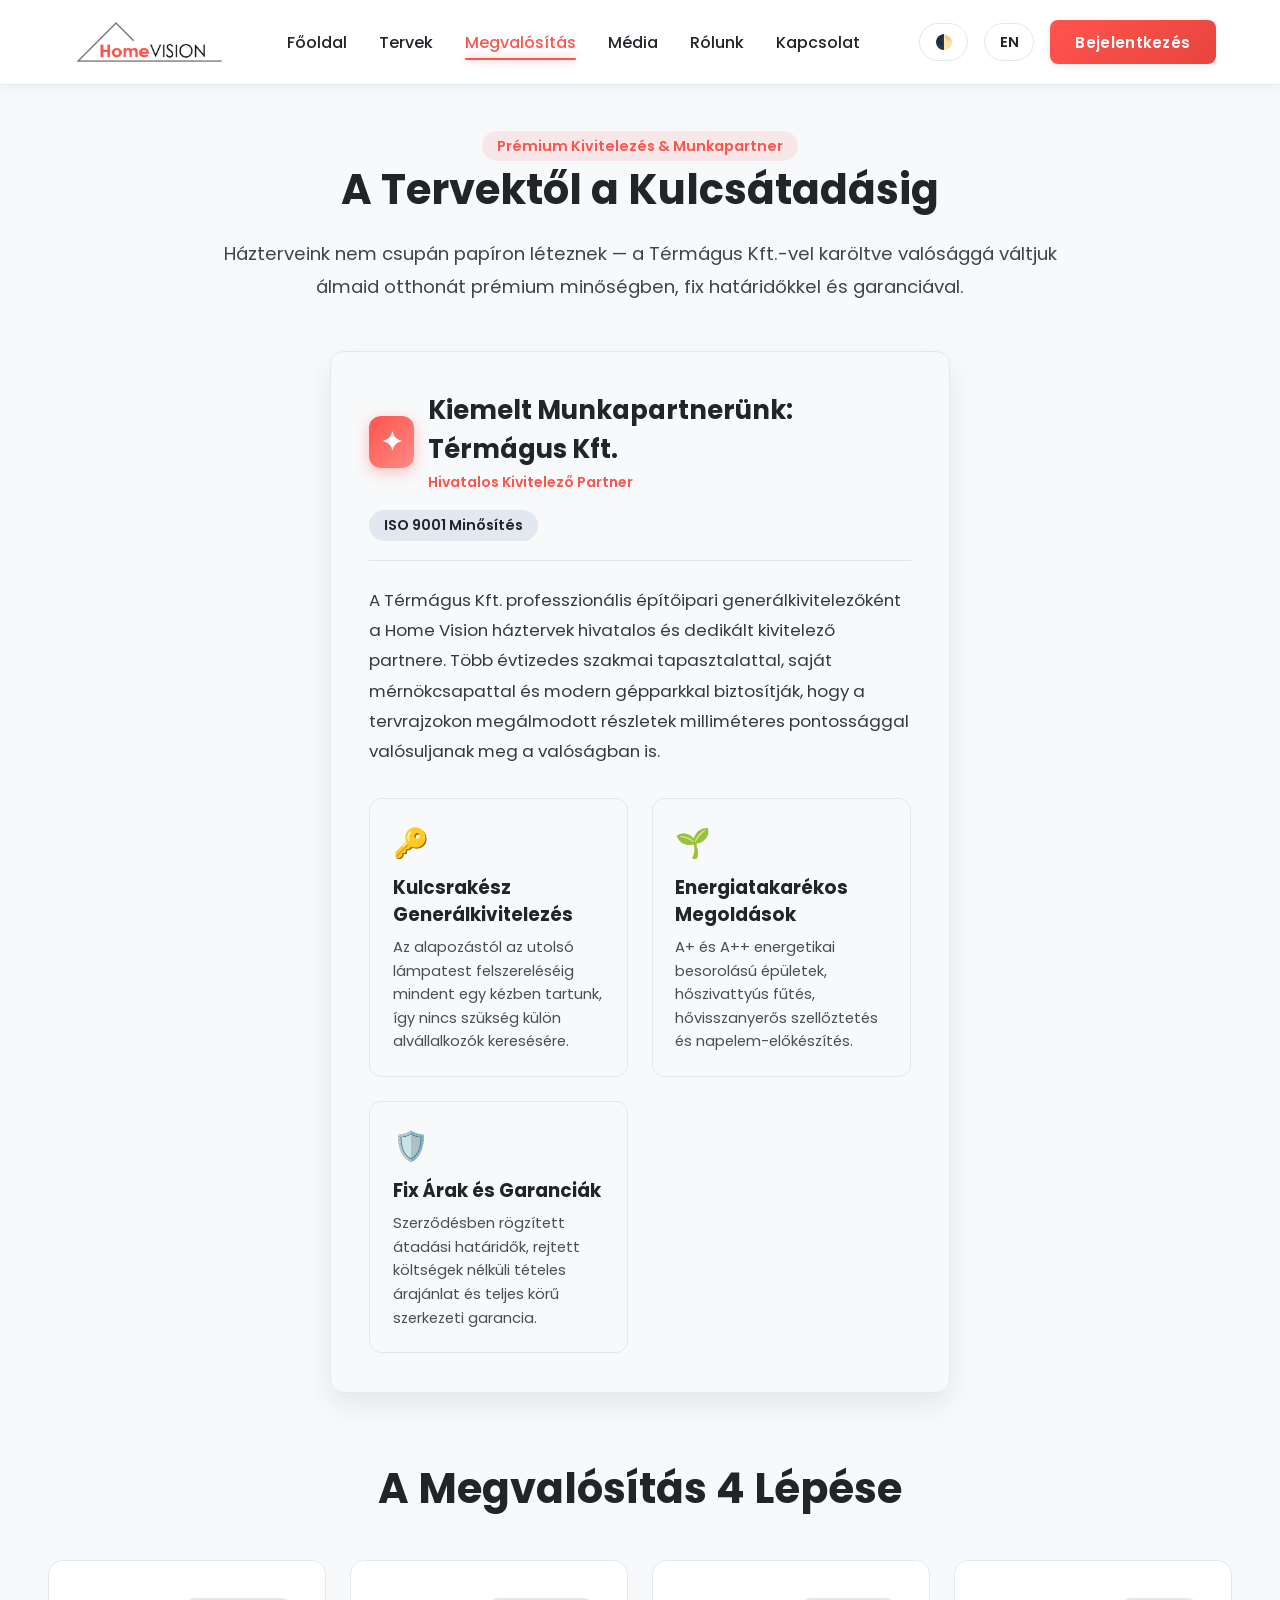
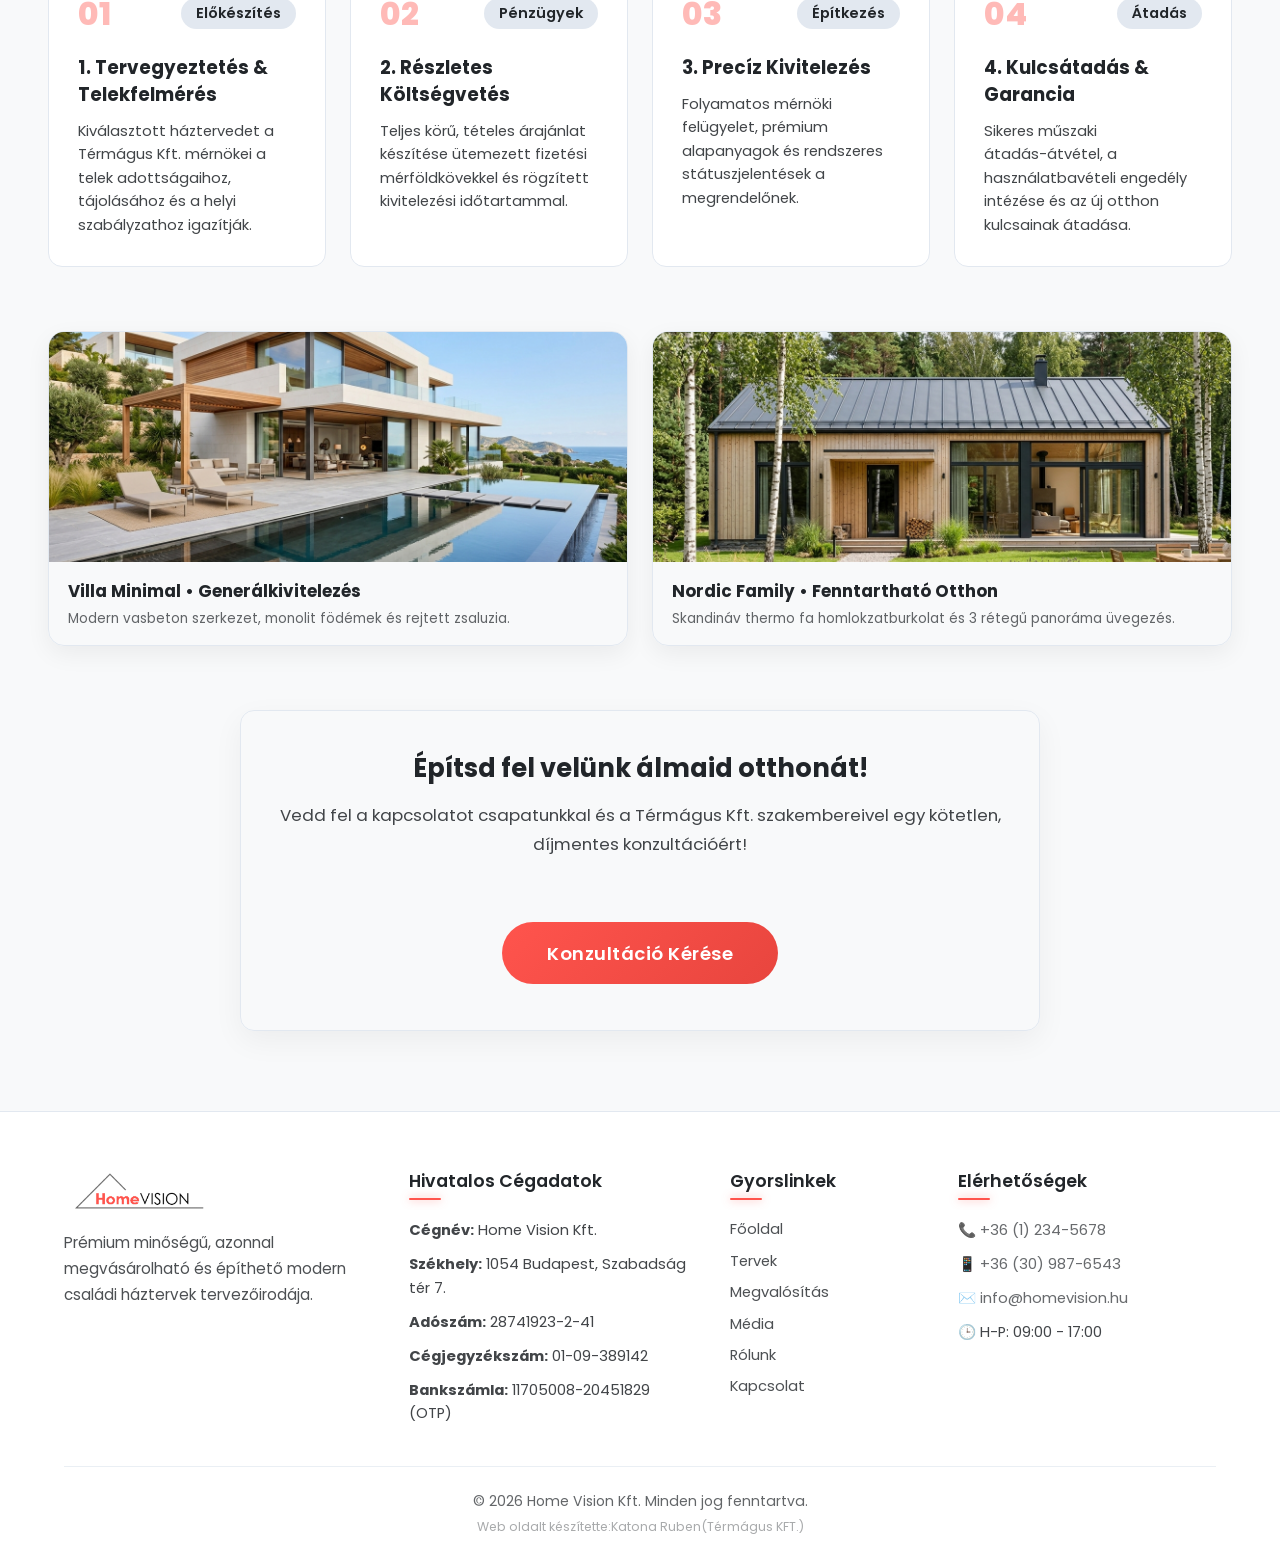
<file: pages/megvalositas.html>
<!DOCTYPE html>
<html lang="hu" data-theme="light">

<head>
    <meta charset="UTF-8">
    <meta name="viewport" content="width=device-width, initial-scale=1.0">
    <title>Home Vision | Megvalósítás</title>
    <link rel="stylesheet" href="../css/style.css">
    <link rel="preconnect" href="https://fonts.googleapis.com">
    <link rel="preconnect" href="https://fonts.gstatic.com" crossorigin>
    <link href="https://fonts.googleapis.com/css2?family=Poppins:wght@300;400;500;600;700;800&display=swap" rel="stylesheet">
    <script>
        (function () {
            var theme = localStorage.getItem('homevision_theme');
            if (theme) document.documentElement.setAttribute('data-theme', theme);
        })();
    </script>
</head>

<body>

    <nav class="navbar">
        <!-- BEÉPÍTETT LOGÓ -->
        <a href="../index.html" class="logo" style="display: flex; align-items: center;" aria-label="HomeVision Főoldal">
            <img src="../images/logo.png" alt="HomeVision" class="logo-img logo-light">
            <img src="../images/logo-dark.png" alt="HomeVision" class="logo-img logo-dark">
        </a>

        <ul class="nav-links">
            <li><a href="../index.html" data-i18n="home">Főoldal</a></li>
            <li><a href="tervek.html" data-i18n="plans">Tervek</a></li>
            <li><a href="megvalositas.html" class="active" data-i18n="implementation">Megvalósítás</a></li>
            <li><a href="media.html" data-i18n="media">Média</a></li>
            <li><a href="rolunk.html" data-i18n="about">Rólunk</a></li>
            <li><a href="kapcsolat.html" data-i18n="contact">Kapcsolat</a></li>
        </ul>
        <div class="nav-controls">
            <button id="themeToggle" class="btn-icon" aria-label="Téma váltás">🌓</button>
            <button id="langToggle" class="btn-text" aria-label="Nyelv váltás">EN</button>
            <button id="loginBtn" class="btn-primary" data-i18n="login">Bejelentkezés</button>
            <button id="mobileMenuBtn" class="hamburger-btn" aria-label="Menü megnyitása">
                <span class="hamburger-line"></span>
                <span class="hamburger-line"></span>
                <span class="hamburger-line"></span>
            </button>
        </div>
    </nav>
    <div class="mobile-nav-backdrop"></div>

    <main class="page-container">
        <!-- Fejléc / Hero szakasz -->
        <div style="text-align: center; max-width: 860px; margin: 0 auto 3rem;">
            <span class="tag" style="background: rgba(255, 84, 77, 0.1); color: var(--primary-color); border-color: rgba(255, 84, 77, 0.25); font-weight: 600; margin-bottom: 1rem;" data-i18n="impl_badge">
                Prémium Kivitelezés & Munkapartner
            </span>
            <h1 class="page-title" style="margin-bottom: 1rem;" data-i18n="impl_title">A Tervektől a Kulcsátadásig</h1>
            <p style="font-size: 1.15rem; line-height: 1.8; color: var(--text-color); opacity: 0.85;" data-i18n="impl_lead">
                Házterveink nem csupán papíron léteznek — a Térmágus Kft.-vel karöltve valósággá váltjuk álmaid otthonát prémium minőségben, fix határidőkkel és garanciával.
            </p>
        </div>

        <!-- Kiemelt Partner Kártya (Térmágus Kft.) -->
        <div class="contact-wrapper" style="margin-bottom: 4rem; position: relative; overflow: hidden; border: 1px solid var(--border-color); background: var(--card-bg); box-shadow: 0 12px 30px rgba(0, 0, 0, 0.08);">
            <div style="display: flex; align-items: center; justify-content: space-between; flex-wrap: wrap; gap: 1rem; margin-bottom: 1.5rem; padding-bottom: 1.2rem; border-bottom: 1px solid var(--border-color);">
                <div style="display: flex; align-items: center; gap: 14px;">
                    <div style="width: 52px; height: 52px; border-radius: 12px; background: linear-gradient(135deg, var(--primary-color), #ff8a85); display: flex; align-items: center; justify-content: center; color: #fff; font-size: 1.6rem; font-weight: 700; box-shadow: 0 4px 14px var(--primary-glow);">
                        ✦
                    </div>
                    <div>
                        <h2 style="font-size: 1.6rem; margin: 0; color: var(--text-color);" data-i18n="partner_title">Kiemelt Munkapartnerünk: Térmágus Kft.</h2>
                        <span style="font-size: 0.88rem; color: var(--primary-color); font-weight: 600;" data-i18n="partner_badge">Hivatalos Kivitelező Partner</span>
                    </div>
                </div>
                <span class="tag" style="font-weight: 600;">ISO 9001 Minősítés</span>
            </div>

            <p style="font-size: 1.05rem; line-height: 1.8; margin-bottom: 2rem; color: var(--text-color); opacity: 0.9;" data-i18n="partner_desc">
                A Térmágus Kft. professzionális építőipari generálkivitelezőként a Home Vision háztervek hivatalos és dedikált kivitelező partnere. Több évtizedes szakmai tapasztalattal, saját mérnökcsapattal és modern gépparkkal biztosítják, hogy a tervrajzokon megálmodott részletek milliméteres pontossággal valósuljanak meg a valóságban is.
            </p>

            <!-- 3 Kiemelt Tulajdonság Kártya -->
            <div style="display: grid; grid-template-columns: repeat(auto-fit, minmax(240px, 1fr)); gap: 1.5rem;">
                <div style="background: var(--bg-color); border: 1px solid var(--border-color); border-radius: 12px; padding: 1.4rem;">
                    <div style="font-size: 1.8rem; margin-bottom: 0.6rem;">🔑</div>
                    <h3 style="font-size: 1.15rem; margin-bottom: 0.5rem; color: var(--text-color);" data-i18n="partner_feat_1_title">Kulcsrakész Generálkivitelezés</h3>
                    <p style="font-size: 0.92rem; line-height: 1.6; opacity: 0.8; margin: 0;" data-i18n="partner_feat_1_desc">
                        Az alapozástól az utolsó lámpatest felszereléséig mindent egy kézben tartunk, így nincs szükség külön alvállalkozók keresésére.
                    </p>
                </div>
                <div style="background: var(--bg-color); border: 1px solid var(--border-color); border-radius: 12px; padding: 1.4rem;">
                    <div style="font-size: 1.8rem; margin-bottom: 0.6rem;">🌱</div>
                    <h3 style="font-size: 1.15rem; margin-bottom: 0.5rem; color: var(--text-color);" data-i18n="partner_feat_2_title">Energiatakarékos Megoldások</h3>
                    <p style="font-size: 0.92rem; line-height: 1.6; opacity: 0.8; margin: 0;" data-i18n="partner_feat_2_desc">
                        A+ és A++ energetikai besorolású épületek, hőszivattyús fűtés, hővisszanyerős szellőztetés és napelem-előkészítés.
                    </p>
                </div>
                <div style="background: var(--bg-color); border: 1px solid var(--border-color); border-radius: 12px; padding: 1.4rem;">
                    <div style="font-size: 1.8rem; margin-bottom: 0.6rem;">🛡️</div>
                    <h3 style="font-size: 1.15rem; margin-bottom: 0.5rem; color: var(--text-color);" data-i18n="partner_feat_3_title">Fix Árak és Garanciák</h3>
                    <p style="font-size: 0.92rem; line-height: 1.6; opacity: 0.8; margin: 0;" data-i18n="partner_feat_3_desc">
                        Szerződésben rögzített átadási határidők, rejtett költségek nélküli tételes árajánlat és teljes körű szerkezeti garancia.
                    </p>
                </div>
            </div>
        </div>

        <!-- 4 Lépéses Munkafolyamat -->
        <div style="margin-bottom: 4rem;">
            <h2 class="page-title" style="margin-bottom: 2.5rem;" data-i18n="workflow_title">A Megvalósítás 4 Lépése</h2>

            <div style="display: grid; grid-template-columns: repeat(auto-fit, minmax(min(100%, 260px), 1fr)); gap: 1.5rem;">
                <div class="plan-card" style="padding: 1.8rem; text-align: left; display: flex; flex-direction: column;">
                    <div style="display: flex; align-items: center; justify-content: space-between; margin-bottom: 1rem;">
                        <span style="font-size: 2rem; font-weight: 800; color: var(--primary-color); opacity: 0.4;">01</span>
                        <span class="tag">Előkészítés</span>
                    </div>
                    <h3 style="font-size: 1.15rem; margin-bottom: 0.75rem; color: var(--text-color);" data-i18n="step_1_title">1. Tervegyeztetés & Telekfelmérés</h3>
                    <p style="font-size: 0.92rem; line-height: 1.6; opacity: 0.85; margin: 0;" data-i18n="step_1_desc">
                        Kiválasztott háztervedet a Térmágus Kft. mérnökei a telek adottságaihoz, tájolásához és a helyi szabályzathoz igazítják.
                    </p>
                </div>

                <div class="plan-card" style="padding: 1.8rem; text-align: left; display: flex; flex-direction: column;">
                    <div style="display: flex; align-items: center; justify-content: space-between; margin-bottom: 1rem;">
                        <span style="font-size: 2rem; font-weight: 800; color: var(--primary-color); opacity: 0.4;">02</span>
                        <span class="tag">Pénzügyek</span>
                    </div>
                    <h3 style="font-size: 1.15rem; margin-bottom: 0.75rem; color: var(--text-color);" data-i18n="step_2_title">2. Részletes Költségvetés</h3>
                    <p style="font-size: 0.92rem; line-height: 1.6; opacity: 0.85; margin: 0;" data-i18n="step_2_desc">
                        Teljes körű, tételes árajánlat készítése ütemezett fizetési mérföldkövekkel és rögzített kivitelezési időtartammal.
                    </p>
                </div>

                <div class="plan-card" style="padding: 1.8rem; text-align: left; display: flex; flex-direction: column;">
                    <div style="display: flex; align-items: center; justify-content: space-between; margin-bottom: 1rem;">
                        <span style="font-size: 2rem; font-weight: 800; color: var(--primary-color); opacity: 0.4;">03</span>
                        <span class="tag">Építkezés</span>
                    </div>
                    <h3 style="font-size: 1.15rem; margin-bottom: 0.75rem; color: var(--text-color);" data-i18n="step_3_title">3. Precíz Kivitelezés</h3>
                    <p style="font-size: 0.92rem; line-height: 1.6; opacity: 0.85; margin: 0;" data-i18n="step_3_desc">
                        Folyamatos mérnöki felügyelet, prémium alapanyagok és rendszeres státuszjelentések a megrendelőnek.
                    </p>
                </div>

                <div class="plan-card" style="padding: 1.8rem; text-align: left; display: flex; flex-direction: column;">
                    <div style="display: flex; align-items: center; justify-content: space-between; margin-bottom: 1rem;">
                        <span style="font-size: 2rem; font-weight: 800; color: var(--primary-color); opacity: 0.4;">04</span>
                        <span class="tag">Átadás</span>
                    </div>
                    <h3 style="font-size: 1.15rem; margin-bottom: 0.75rem; color: var(--text-color);" data-i18n="step_4_title">4. Kulcsátadás & Garancia</h3>
                    <p style="font-size: 0.92rem; line-height: 1.6; opacity: 0.85; margin: 0;" data-i18n="step_4_desc">
                        Sikeres műszaki átadás-átvétel, a használatbavételi engedély intézése és az új otthon kulcsainak átadása.
                    </p>
                </div>
            </div>
        </div>

        <!-- Látványterv illusztráció galéria -->
        <div style="margin-bottom: 4rem;">
            <div style="display: grid; grid-template-columns: repeat(auto-fit, minmax(min(100%, 280px), 1fr)); gap: 1.5rem;">
                <div style="border-radius: 16px; overflow: hidden; border: 1px solid var(--border-color); box-shadow: 0 8px 24px rgba(0,0,0,0.06);">
                    <img src="../images/villa_minimal.jpg" alt="Villa Minimal Megvalósítás" style="width: 100%; height: 230px; object-fit: cover; display: block;">
                    <div style="padding: 1rem 1.2rem; background: var(--card-bg);">
                        <h4 style="margin: 0 0 0.3rem; font-size: 1.05rem;">Villa Minimal • Generálkivitelezés</h4>
                        <p style="margin: 0; font-size: 0.85rem; opacity: 0.7;">Modern vasbeton szerkezet, monolit födémek és rejtett zsaluzia.</p>
                    </div>
                </div>
                <div style="border-radius: 16px; overflow: hidden; border: 1px solid var(--border-color); box-shadow: 0 8px 24px rgba(0,0,0,0.06);">
                    <img src="../images/nordic_family.jpg" alt="Nordic Family Megvalósítás" style="width: 100%; height: 230px; object-fit: cover; display: block;">
                    <div style="padding: 1rem 1.2rem; background: var(--card-bg);">
                        <h4 style="margin: 0 0 0.3rem; font-size: 1.05rem;">Nordic Family • Fenntartható Otthon</h4>
                        <p style="margin: 0; font-size: 0.85rem; opacity: 0.7;">Skandináv thermo fa homlokzatburkolat és 3 rétegű panoráma üvegezés.</p>
                    </div>
                </div>
            </div>
        </div>

        <!-- CTA Blokk -->
        <div class="contact-wrapper" style="text-align: center; max-width: 800px; margin: 0 auto 3rem; background: linear-gradient(135deg, var(--card-bg), rgba(255, 84, 77, 0.05)); border: 1px solid var(--border-color);">
            <h2 style="font-size: 1.6rem; margin-bottom: 0.8rem;" data-i18n="impl_cta_title">Építsd fel velünk álmaid otthonát!</h2>
            <p style="font-size: 1.05rem; line-height: 1.7; opacity: 0.85; margin-bottom: 1.8rem;" data-i18n="impl_cta_desc">
                Vedd fel a kapcsolatot csapatunkkal és a Térmágus Kft. szakembereivel egy kötetlen, díjmentes konzultációért!
            </p>
            <a href="kapcsolat.html" class="btn-large" style="display: inline-block; text-decoration: none;" data-i18n="impl_cta_btn">
                Konzultáció Kérése
            </a>
        </div>

    </main>

    <!-- Lábléc (Footer) -->
    <footer class="footer">
        <div class="footer-container">
            <div class="footer-grid">
                <!-- 1. Cég bemutatkozás & Logó -->
                <div class="footer-col">
                    <a href="../index.html" class="logo" style="margin-bottom: 1rem; display: inline-flex;" aria-label="HomeVision Főoldal">
                        <img src="../images/logo.png" alt="HomeVision" class="logo-img logo-light">
                        <img src="../images/logo-dark.png" alt="HomeVision" class="logo-img logo-dark">
                    </a>
                    <p class="footer-desc" data-i18n="footer_desc">
                        Prémium minőségű, azonnal megvásárolható és építhető modern családi háztervek tervezőirodája.
                    </p>
                </div>

                <!-- 2. Hivatalos Cégadatok -->
                <div class="footer-col">
                    <h4 class="footer-heading" data-i18n="footer_company_info">Hivatalos Cégadatok</h4>
                    <ul class="footer-info-list">
                        <li><strong>Cégnév:</strong> Home Vision Kft.</li>
                        <li><strong data-i18n="footer_hq">Székhely:</strong> 1054 Budapest, Szabadság tér 7.</li>
                        <li><strong data-i18n="footer_tax">Adószám:</strong> 28741923-2-41</li>
                        <li><strong data-i18n="footer_reg">Cégjegyzékszám:</strong> 01-09-389142</li>
                        <li><strong data-i18n="footer_bank">Bankszámla:</strong> 11705008-20451829 (OTP)</li>
                    </ul>
                </div>

                <!-- 3. Gyorslinkek -->
                <div class="footer-col">
                    <h4 class="footer-heading" data-i18n="footer_quicklinks">Gyorslinkek</h4>
                    <ul class="footer-links">
                        <li><a href="../index.html" data-i18n="home">Főoldal</a></li>
                        <li><a href="tervek.html" data-i18n="plans">Tervek</a></li>
                        <li><a href="megvalositas.html" data-i18n="implementation">Megvalósítás</a></li>
                        <li><a href="media.html" data-i18n="media">Média</a></li>
                        <li><a href="rolunk.html" data-i18n="about">Rólunk</a></li>
                        <li><a href="kapcsolat.html" data-i18n="contact">Kapcsolat</a></li>
                    </ul>
                </div>

                <!-- 4. Kapcsolat & Ügyfélszolgálat -->
                <div class="footer-col">
                    <h4 class="footer-heading" data-i18n="footer_contact">Elérhetőségek</h4>
                    <ul class="footer-info-list">
                        <li>📞 <a href="tel:+3612345678">+36 (1) 234-5678</a></li>
                        <li>📱 <a href="tel:+36309876543">+36 (30) 987-6543</a></li>
                        <li>✉️ <a href="mailto:info@homevision.hu">info@homevision.hu</a></li>
                        <li>🕒 <span data-i18n="footer_hours">H-P: 09:00 - 17:00</span></li>
                    </ul>
                </div>
            </div>

            <div class="footer-bottom">
                <p data-i18n="footer_rights">© 2026 Home Vision Kft. Minden jog fenntartva.</p>
                <p class="footer-credit" style="font-size: 0.78rem; opacity: 0.55; margin-top: 6px;" data-i18n="footer_credit">Web oldalt készítette:Katona Ruben(Térmágus KFT.)</p>
            </div>
        </div>
    </footer>

    <!-- Modál -->
    <div id="authModal" class="modal">
        <div class="modal-content">
            <span class="close-btn">&times;</span>
            <h2 id="modalTitle" data-i18n="login_title">Bejelentkezés</h2>
            <form id="authForm">
                <input type="email" placeholder="Email cím" required data-i18n-placeholder="email">
                <input type="password" placeholder="Jelszó" required data-i18n-placeholder="password">
                <button type="submit" class="btn-primary auth-submit" data-i18n="login_submit">Belépés</button>
            </form>
            <p class="switch-auth">
                <span data-i18n="no_account">Nincs még fiókod?</span>
                <a href="#" id="switchMode" data-i18n="register_link">Regisztrálj!</a>
            </p>
        </div>
    </div>

    <script src="../js/script.js"></script>
</body>

</html>
</file>
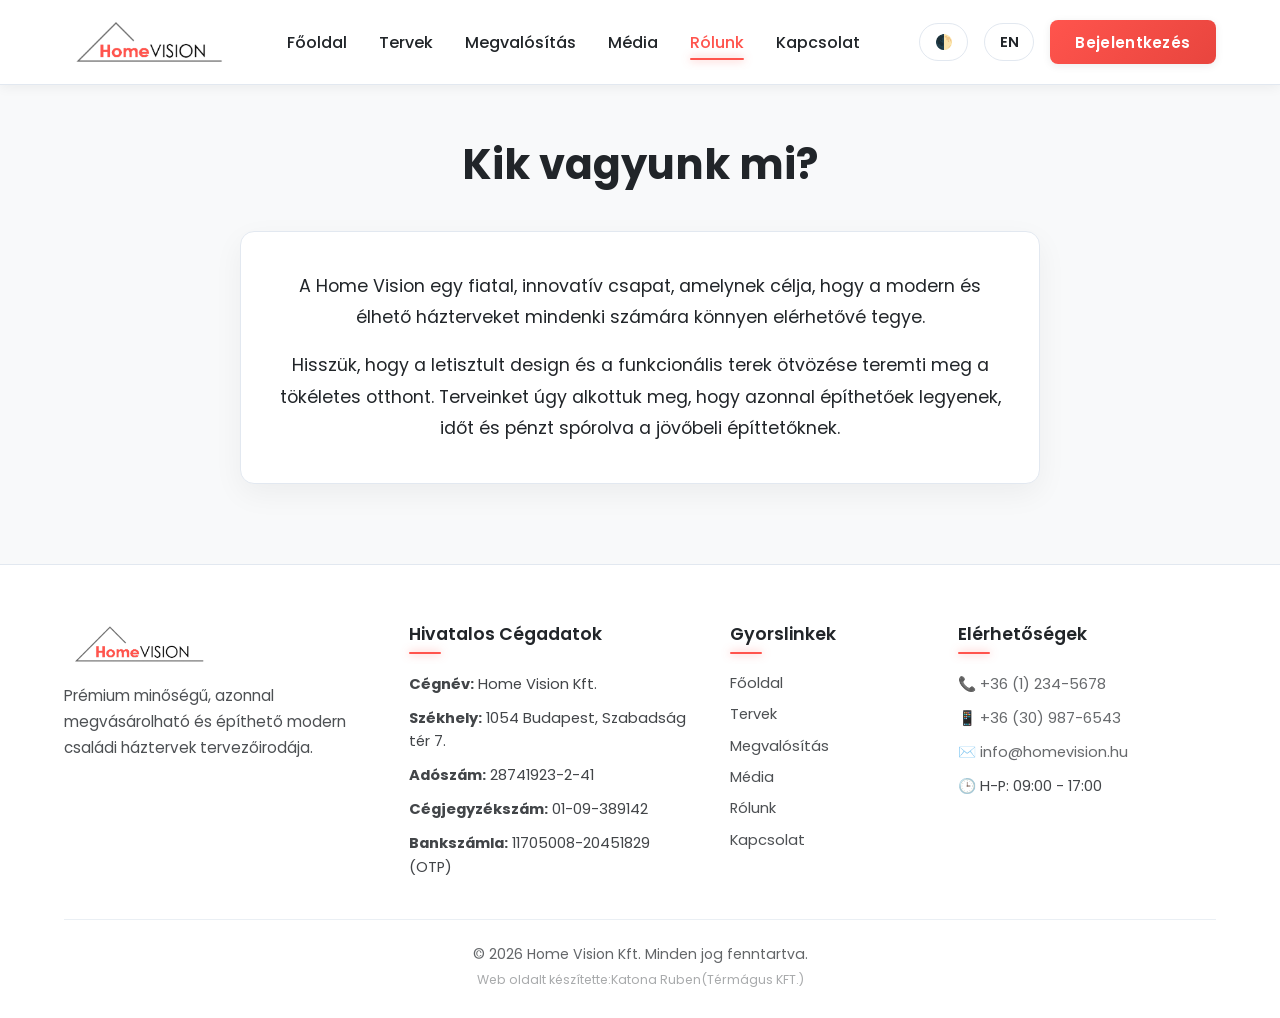
<file: pages/rolunk.html>
<!DOCTYPE html>
<html lang="hu" data-theme="light">

<head>
    <meta charset="UTF-8">
    <meta name="viewport" content="width=device-width, initial-scale=1.0">
    <title>Home Vision | Rólunk</title>
    <link rel="stylesheet" href="../css/style.css">
    <link rel="preconnect" href="https://fonts.googleapis.com">
    <link rel="preconnect" href="https://fonts.gstatic.com" crossorigin>
    <link href="https://fonts.googleapis.com/css2?family=Poppins:wght@300;400;500;600;700;800&display=swap" rel="stylesheet">
    <script>
        (function () {
            var theme = localStorage.getItem('homevision_theme');
            if (theme) document.documentElement.setAttribute('data-theme', theme);
        })();
    </script>
</head>

<body>

    <nav class="navbar">
        <!-- ITT VAN AZ ÚJ BEÉPÍTETT LOGÓ -->
        <a href="../index.html" class="logo" style="display: flex; align-items: center;" aria-label="HomeVision Főoldal">
            <img src="../images/logo.png" alt="HomeVision" class="logo-img logo-light">
            <img src="../images/logo-dark.png" alt="HomeVision" class="logo-img logo-dark">
        </a>
        <!-- LOGÓ VÉGE -->
        <ul class="nav-links">
            <li><a href="../index.html" data-i18n="home">Főoldal</a></li>
            <li><a href="tervek.html" data-i18n="plans">Tervek</a></li>
            <li><a href="megvalositas.html" data-i18n="implementation">Megvalósítás</a></li>
            <li><a href="media.html" data-i18n="media">Média</a></li>
            <li><a href="rolunk.html" class="active" data-i18n="about">Rólunk</a></li>
            <li><a href="kapcsolat.html" data-i18n="contact">Kapcsolat</a></li>
        </ul>
        <div class="nav-controls">
            <button id="themeToggle" class="btn-icon" aria-label="Téma váltás">🌓</button>
            <button id="langToggle" class="btn-text" aria-label="Nyelv váltás">EN</button>
            <button id="loginBtn" class="btn-primary" data-i18n="login">Bejelentkezés</button>
            <button id="mobileMenuBtn" class="hamburger-btn" aria-label="Menü megnyitása">
                <span class="hamburger-line"></span>
                <span class="hamburger-line"></span>
                <span class="hamburger-line"></span>
            </button>
        </div>
    </nav>
    <div class="mobile-nav-backdrop"></div>

    <main class="page-container">
        <h1 class="page-title" data-i18n="about_title">Kik vagyunk mi?</h1>
        <div class="contact-wrapper" style="text-align: center; max-width: 800px;">
            <p data-i18n="about_text_1" style="font-size: 1.1rem; line-height: 1.8; margin-bottom: 1rem;">
                A Home Vision egy fiatal, innovatív csapat, amelynek célja, hogy a modern és élhető házterveket mindenki
                számára könnyen elérhetővé tegye.
            </p>
            <p data-i18n="about_text_2" style="font-size: 1.1rem; line-height: 1.8;">
                Hisszük, hogy a letisztult design és a funkcionális terek ötvözése teremti meg a tökéletes otthont.
                Terveinket úgy alkottuk meg, hogy azonnal építhetőek legyenek, időt és pénzt spórolva a jövőbeli
                építtetőknek.
            </p>
        </div>
    </main>

    <!-- Lábléc (Footer) -->
    <footer class="footer">
        <div class="footer-container">
            <div class="footer-grid">
                <!-- 1. Cég bemutatkozás & Logó -->
                <div class="footer-col">
                    <a href="../index.html" class="logo" style="margin-bottom: 1rem; display: inline-flex;" aria-label="HomeVision Főoldal">
                        <img src="../images/logo.png" alt="HomeVision" class="logo-img logo-light">
                        <img src="../images/logo-dark.png" alt="HomeVision" class="logo-img logo-dark">
                    </a>
                    <p class="footer-desc" data-i18n="footer_desc">
                        Prémium minőségű, azonnal megvásárolható és építhető modern családi háztervek tervezőirodája.
                    </p>
                </div>

                <!-- 2. Hivatalos Cégadatok -->
                <div class="footer-col">
                    <h4 class="footer-heading" data-i18n="footer_company_info">Hivatalos Cégadatok</h4>
                    <ul class="footer-info-list">
                        <li><strong>Cégnév:</strong> Home Vision Kft.</li>
                        <li><strong data-i18n="footer_hq">Székhely:</strong> 1054 Budapest, Szabadság tér 7.</li>
                        <li><strong data-i18n="footer_tax">Adószám:</strong> 28741923-2-41</li>
                        <li><strong data-i18n="footer_reg">Cégjegyzékszám:</strong> 01-09-389142</li>
                        <li><strong data-i18n="footer_bank">Bankszámla:</strong> 11705008-20451829 (OTP)</li>
                    </ul>
                </div>

                <!-- 3. Gyorslinkek -->
                <div class="footer-col">
                    <h4 class="footer-heading" data-i18n="footer_quicklinks">Gyorslinkek</h4>
                    <ul class="footer-links">
                        <li><a href="../index.html" data-i18n="home">Főoldal</a></li>
                        <li><a href="tervek.html" data-i18n="plans">Tervek</a></li>
                        <li><a href="megvalositas.html" data-i18n="implementation">Megvalósítás</a></li>
                        <li><a href="media.html" data-i18n="media">Média</a></li>
                        <li><a href="rolunk.html" data-i18n="about">Rólunk</a></li>
                        <li><a href="kapcsolat.html" data-i18n="contact">Kapcsolat</a></li>
                    </ul>
                </div>

                <!-- 4. Kapcsolat & Ügyfélszolgálat -->
                <div class="footer-col">
                    <h4 class="footer-heading" data-i18n="footer_contact">Elérhetőségek</h4>
                    <ul class="footer-info-list">
                        <li>📞 <a href="tel:+3612345678">+36 (1) 234-5678</a></li>
                        <li>📱 <a href="tel:+36309876543">+36 (30) 987-6543</a></li>
                        <li>✉️ <a href="mailto:info@homevision.hu">info@homevision.hu</a></li>
                        <li>🕒 <span data-i18n="footer_hours">H-P: 09:00 - 17:00</span></li>
                    </ul>
                </div>
            </div>

            <div class="footer-bottom">
                <p data-i18n="footer_rights">© 2026 Home Vision Kft. Minden jog fenntartva.</p>
                <p class="footer-credit" style="font-size: 0.78rem; opacity: 0.55; margin-top: 6px;" data-i18n="footer_credit">Web oldalt készítette:Katona Ruben(Térmágus KFT.)</p>
            </div>
        </div>
    </footer>

    <div id="authModal" class="modal">
        <div class="modal-content">
            <span class="close-btn">&times;</span>
            <h2 id="modalTitle" data-i18n="login_title">Bejelentkezés</h2>
            <form id="authForm">
                <input type="email" placeholder="Email cím" required data-i18n-placeholder="email">
                <input type="password" placeholder="Jelszó" required data-i18n-placeholder="password">
                <button type="submit" class="btn-primary auth-submit" data-i18n="login_submit">Belépés</button>
            </form>
            <p class="switch-auth">
                <span data-i18n="no_account">Nincs még fiókod?</span>
                <a href="#" id="switchMode" data-i18n="register_link">Regisztrálj!</a>
            </p>
        </div>
    </div>

    <script src="../js/script.js"></script>
</body>

</html>
</file>
<file: css/style.css>
@import url('https://fonts.googleapis.com/css2?family=Poppins:wght@300;400;500;600;700;800&display=swap');

/* CSS Változók a témákhoz */
:root {
    --bg-color: #f8f9fa;
    --text-color: #212529;
    --nav-bg: #ffffff;
    --primary-color: #ff544d;
    --primary-hover: #e8453e;
    --primary-glow: rgba(255, 84, 77, 0.35);
    --primary-glow-bright: rgba(255, 107, 101, 0.7);
    --card-glow: rgba(255, 84, 77, 0.12);
    --border-color: #e2e8f0;
    --modal-bg: rgba(15, 23, 42, 0.6);
}

[data-theme="dark"] {
    --bg-color: #0b0f19;
    --text-color: #f8f9fa;
    --nav-bg: #111827;
    --primary-color: #ff544d;
    --primary-hover: #ff6e68;
    --primary-glow: rgba(255, 84, 77, 0.45);
    --primary-glow-bright: rgba(255, 110, 104, 0.85);
    --card-glow: rgba(255, 84, 77, 0.25);
    --border-color: #1f2937;
    --modal-bg: rgba(0, 0, 0, 0.75);
}

* {
    margin: 0;
    padding: 0;
    box-sizing: border-box;
    font-family: 'Poppins', sans-serif;
}

html {
    overflow-x: hidden;
    width: 100%;
    -webkit-text-size-adjust: 100%;
}

body {
    background-color: var(--bg-color);
    color: var(--text-color);
    transition: background-color 0.3s ease, color 0.3s ease;
    overflow-x: hidden;
    width: 100%;
    min-height: 100vh;
}

/* Navigáció */
.navbar {
    display: flex;
    justify-content: space-between;
    align-items: center;
    padding: 1rem 5%;
    background-color: var(--nav-bg);
    box-shadow: 0 2px 12px rgba(0, 0, 0, 0.06);
    position: sticky;
    top: 0;
    z-index: 100;
    backdrop-filter: blur(10px);
    -webkit-backdrop-filter: blur(10px);
    transition: background-color 0.3s ease, border-color 0.3s ease;
    border-bottom: 1px solid var(--border-color);
}

.logo {
    display: flex;
    align-items: center;
    font-size: 1.5rem;
    font-weight: 700;
    letter-spacing: 0.5px;
    color: var(--text-color);
    text-decoration: none;
    cursor: pointer;
    transition: transform 0.3s ease;
}

.logo-img {
    height: 52px;
    width: auto;
    max-width: 205px;
    display: block;
    object-fit: contain;
    transition: transform 0.3s ease, filter 0.3s ease;
}

.footer .logo-img {
    height: 46px;
    max-width: 185px;
}

.logo-dark {
    display: none;
}

[data-theme="dark"] .logo-light {
    display: none;
}

[data-theme="dark"] .logo-dark {
    display: block;
}

.logo:hover {
    transform: scale(1.03);
}

.logo:hover .logo-img {
    filter: drop-shadow(0 0 8px var(--primary-glow-bright));
}

.logo svg {
    color: var(--primary-color);
    transition: transform 0.3s ease, filter 0.3s ease;
}

.logo span {
    background: linear-gradient(135deg, var(--text-color), var(--primary-color));
    -webkit-background-clip: text;
    -webkit-text-fill-color: transparent;
}

.logo:hover svg {
    filter: drop-shadow(0 0 6px var(--primary-glow-bright));
}

.nav-links {
    list-style: none;
    display: flex;
    gap: 2rem;
}

.nav-links a {
    text-decoration: none;
    color: var(--text-color);
    font-weight: 500;
    position: relative;
    padding: 0.3rem 0;
    transition: color 0.3s ease;
}

/* Nav link aláhúzás és finom glow effekt */
.nav-links a::after {
    content: '';
    position: absolute;
    bottom: -2px;
    left: 50%;
    width: 0;
    height: 2px;
    background: var(--primary-color);
    box-shadow: 0 0 8px var(--primary-glow-bright);
    transition: width 0.3s cubic-bezier(0.16, 1, 0.3, 1), left 0.3s cubic-bezier(0.16, 1, 0.3, 1);
    border-radius: 2px;
}

.nav-links a:hover,
.nav-links a.active {
    color: var(--primary-color);
}

.nav-links a:hover::after,
.nav-links a.active::after {
    width: 100%;
    left: 0;
}

.nav-controls {
    display: flex;
    align-items: center;
    gap: 1rem;
}

/* Mobil Hamburger Menü Gomb (Modern 3 vonalas animáció) */
.hamburger-btn {
    display: none;
    flex-direction: column;
    justify-content: center;
    align-items: center;
    gap: 5px;
    width: 42px;
    height: 42px;
    padding: 8px;
    background: var(--nav-bg);
    border: 1px solid var(--border-color);
    border-radius: 10px;
    cursor: pointer;
    z-index: 105;
    transition: all 0.3s cubic-bezier(0.16, 1, 0.3, 1);
}

.hamburger-btn:hover {
    border-color: var(--primary-color);
    box-shadow: 0 0 12px var(--primary-glow);
}

.hamburger-line {
    display: block;
    width: 22px;
    height: 2px;
    background-color: var(--text-color);
    border-radius: 2px;
    transition: transform 0.35s cubic-bezier(0.16, 1, 0.3, 1),
        opacity 0.25s ease,
        background-color 0.3s ease;
}

/* Hamburger nyitott 'X' állapot */
.hamburger-btn.active .hamburger-line:nth-child(1) {
    transform: translateY(7px) rotate(45deg);
    background-color: var(--primary-color);
}

.hamburger-btn.active .hamburger-line:nth-child(2) {
    opacity: 0;
    transform: scaleX(0);
}

.hamburger-btn.active .hamburger-line:nth-child(3) {
    transform: translateY(-7px) rotate(-45deg);
    background-color: var(--primary-color);
}

/* Mobil Menü Sötétített Háttér Overlay */
.mobile-nav-backdrop {
    position: fixed;
    top: 0;
    left: 0;
    width: 100vw;
    height: 100vh;
    background: rgba(0, 0, 0, 0.55);
    backdrop-filter: blur(5px);
    -webkit-backdrop-filter: blur(5px);
    opacity: 0;
    visibility: hidden;
    pointer-events: none;
    transition: opacity 0.35s cubic-bezier(0.16, 1, 0.3, 1),
        visibility 0.35s cubic-bezier(0.16, 1, 0.3, 1);
    z-index: 98;
}

.mobile-nav-backdrop.active {
    opacity: 1;
    visibility: visible;
    pointer-events: auto;
}

body.menu-open {
    overflow: hidden !important;
}

/* Gombok és Ragyogó Animációk (Glowing Animations) */
button {
    cursor: pointer;
    border: none;
    background: transparent;
    color: var(--text-color);
    font-family: inherit;
}

.btn-icon,
.btn-text {
    padding: 0.45rem 0.9rem;
    border-radius: 20px;
    border: 1px solid var(--border-color);
    background: var(--nav-bg);
    color: var(--text-color);
    font-size: 0.9rem;
    font-weight: 600;
    transition: all 0.3s cubic-bezier(0.16, 1, 0.3, 1);
}

.btn-icon:hover,
.btn-text:hover {
    transform: scale(1.08);
    border-color: var(--primary-color);
    color: var(--primary-color);
    box-shadow: 0 0 15px var(--primary-glow);
}

.btn-icon:active {
    transform: rotate(360deg) scale(0.92);
    transition: transform 0.5s cubic-bezier(0.34, 1.56, 0.64, 1);
}

/* Elsődleges Gomb Ragyogással (Primary Glowing Button) */
.btn-primary {
    position: relative;
    background: linear-gradient(135deg, var(--primary-color), var(--primary-hover));
    color: #ffffff;
    padding: 0.65rem 1.6rem;
    border-radius: 8px;
    font-weight: 600;
    font-size: 0.95rem;
    letter-spacing: 0.3px;
    overflow: hidden;
    transition: all 0.35s cubic-bezier(0.16, 1, 0.3, 1);
    box-shadow: 0 2px 8px rgba(0, 0, 0, 0.08);
    display: inline-flex;
    align-items: center;
    justify-content: center;
    z-index: 1;
}

/* Fénycsík / Light sweep hatás hovernél */
.btn-primary::before {
    content: '';
    position: absolute;
    top: 0;
    left: -120%;
    width: 80%;
    height: 100%;
    background: linear-gradient(90deg,
            transparent,
            rgba(255, 255, 255, 0.35),
            transparent);
    transform: skewX(-20deg);
    transition: left 0.65s ease;
    z-index: 2;
    pointer-events: none;
}

/* Kurzor pozíciót dinamikusan követő belső ragyogás */
.btn-primary::after {
    content: '';
    position: absolute;
    inset: 0;
    border-radius: inherit;
    background: radial-gradient(circle 85px at var(--mouse-x, 50%) var(--mouse-y, 50%),
            rgba(255, 255, 255, 0.3),
            transparent 70%);
    opacity: 0;
    transition: opacity 0.25s ease;
    z-index: 1;
    pointer-events: none;
}

/* Gomb hover állapot: erős ragyogás (glow) és lebegés */
.btn-primary:hover {
    transform: translateY(-2px) scale(1.02);
    box-shadow:
        0 0 16px var(--primary-glow),
        0 0 32px var(--primary-glow-bright),
        0 8px 20px rgba(0, 0, 0, 0.15);
}

.btn-primary:hover::before {
    left: 140%;
}

.btn-primary:hover::after {
    opacity: 1;
}

.btn-primary:active {
    transform: translateY(1px) scale(0.98);
    box-shadow: 0 0 12px var(--primary-glow);
}

/* Nagy CTA Hero Gomb (Hero Glowing CTA Button) */
.btn-large {
    position: relative;
    display: inline-flex;
    align-items: center;
    justify-content: center;
    background: linear-gradient(135deg, var(--primary-color), var(--primary-hover));
    color: #ffffff;
    padding: 1.1rem 2.8rem;
    border-radius: 50px;
    text-decoration: none;
    font-size: 1.15rem;
    font-weight: 600;
    letter-spacing: 0.5px;
    margin-top: 2.2rem;
    overflow: hidden;
    transition: all 0.35s cubic-bezier(0.16, 1, 0.3, 1);
    animation: pulseGlow 3.2s infinite ease-in-out;
    z-index: 1;
}

.btn-large::before {
    content: '';
    position: absolute;
    top: 0;
    left: -120%;
    width: 80%;
    height: 100%;
    background: linear-gradient(90deg,
            transparent,
            rgba(255, 255, 255, 0.4),
            transparent);
    transform: skewX(-20deg);
    transition: left 0.75s ease;
    z-index: 2;
    pointer-events: none;
}

.btn-large::after {
    content: '';
    position: absolute;
    inset: 0;
    border-radius: inherit;
    background: radial-gradient(circle 120px at var(--mouse-x, 50%) var(--mouse-y, 50%),
            rgba(255, 255, 255, 0.35),
            transparent 70%);
    opacity: 0;
    transition: opacity 0.25s ease;
    z-index: 1;
    pointer-events: none;
}

/* Hero gomb hover: intenzív, lenyűgöző glow */
.btn-large:hover {
    animation: none;
    transform: translateY(-3px) scale(1.04);
    box-shadow:
        0 0 22px var(--primary-glow),
        0 0 45px var(--primary-glow-bright),
        0 12px 28px rgba(0, 0, 0, 0.22);
}

.btn-large:hover::before {
    left: 140%;
}

.btn-large:hover::after {
    opacity: 1;
}

.btn-large:active {
    transform: translateY(1px) scale(0.98);
    box-shadow: 0 0 15px var(--primary-glow);
}

/* Pulzáló fényhatás alapon a kiemelt gomboknak */
@keyframes pulseGlow {

    0%,
    100% {
        box-shadow:
            0 0 14px var(--primary-glow),
            0 4px 15px rgba(0, 0, 0, 0.1);
    }

    50% {
        box-shadow:
            0 0 26px var(--primary-glow-bright),
            0 0 40px var(--primary-glow),
            0 6px 22px rgba(0, 0, 0, 0.18);
    }
}

/* Hero szekció */
.hero {
    min-height: 80vh;
    display: flex;
    justify-content: center;
    align-items: center;
    text-align: center;
    padding: 3rem 20px;
    position: relative;
    background: linear-gradient(rgba(248, 249, 250, 0.88), rgba(248, 249, 250, 0.94)), url('../images/villa_minimal.jpg') center/cover no-repeat;
}

[data-theme="dark"] .hero {
    background: linear-gradient(rgba(11, 15, 25, 0.88), rgba(11, 15, 25, 0.94)), url('../images/villa_minimal.jpg') center/cover no-repeat;
}

.hero-content {
    animation: fadeInUp 0.9s cubic-bezier(0.16, 1, 0.3, 1) both;
}

.hero h1 {
    font-size: 3.5rem;
    margin-bottom: 1.2rem;
    line-height: 1.2;
    font-weight: 700;
}

.hero p {
    font-size: 1.25rem;
    max-width: 650px;
    margin: 0 auto;
    opacity: 0.85;
    line-height: 1.6;
}

/* Modal (Login/Register) Finom lebegő animációval és háttérelmosással */
.modal {
    position: fixed;
    top: 0;
    left: 0;
    width: 100%;
    height: 100%;
    background-color: var(--modal-bg);
    backdrop-filter: blur(8px);
    -webkit-backdrop-filter: blur(8px);
    display: flex;
    justify-content: center;
    align-items: center;
    z-index: 1000;
    opacity: 0;
    visibility: hidden;
    pointer-events: none;
    transition: opacity 0.3s cubic-bezier(0.16, 1, 0.3, 1),
        visibility 0.3s cubic-bezier(0.16, 1, 0.3, 1);
}

.modal.show {
    opacity: 1;
    visibility: visible;
    pointer-events: auto;
}

.modal-content {
    background-color: var(--nav-bg);
    padding: 2.2rem;
    border-radius: 16px;
    width: 380px;
    max-width: 90%;
    text-align: center;
    position: relative;
    border: 1px solid var(--border-color);
    box-shadow:
        0 20px 40px rgba(0, 0, 0, 0.25),
        0 0 30px var(--card-glow);
    transform: scale(0.92) translateY(20px);
    transition: transform 0.35s cubic-bezier(0.34, 1.56, 0.64, 1);
}

.modal.show .modal-content {
    transform: scale(1) translateY(0);
}

.close-btn {
    position: absolute;
    top: 14px;
    right: 18px;
    font-size: 1.5rem;
    cursor: pointer;
    color: var(--text-color);
    opacity: 0.6;
    transition: opacity 0.25s, transform 0.25s, color 0.25s;
    line-height: 1;
}

.close-btn:hover {
    opacity: 1;
    color: var(--primary-color);
    transform: scale(1.15) rotate(90deg);
}

/* Űrlap elemek ragyogó fókusszal */
form input,
.contact-wrapper textarea {
    width: 100%;
    padding: 12px 14px;
    margin: 10px 0;
    border: 1px solid var(--border-color);
    border-radius: 8px;
    background-color: var(--bg-color);
    color: var(--text-color);
    font-size: 0.95rem;
    transition: border-color 0.3s ease, box-shadow 0.3s ease, transform 0.2s ease;
}

form input:focus,
.contact-wrapper textarea:focus {
    outline: none;
    border-color: var(--primary-color);
    box-shadow:
        0 0 0 3px var(--primary-glow),
        0 0 15px var(--primary-glow);
}

.auth-submit {
    width: 100%;
    margin-top: 12px;
    padding: 0.8rem;
}

.switch-auth {
    margin-top: 18px;
    font-size: 0.9rem;
}

.switch-auth a {
    color: var(--primary-color);
    text-decoration: none;
    font-weight: 600;
    transition: color 0.2s ease, text-shadow 0.2s ease;
}

.switch-auth a:hover {
    text-shadow: 0 0 8px var(--primary-glow);
    text-decoration: underline;
}

/* --- Aloldalak közös stílusai --- */
.page-container {
    max-width: 1240px;
    margin: 3rem auto;
    padding: 0 1.75rem;
    animation: fadeInUp 0.7s cubic-bezier(0.16, 1, 0.3, 1) both;
}

.page-title {
    font-size: 2.6rem;
    margin-bottom: 2.2rem;
    text-align: center;
    font-weight: 700;
}

/* Tervek és Média kártyás rács animált hoverrel */
.plans-grid,
.media-grid {
    display: grid;
    grid-template-columns: repeat(auto-fit, minmax(320px, 1fr));
    gap: 2.2rem;
}

.plan-card,
.media-card {
    background-color: var(--nav-bg);
    border: 1px solid var(--border-color);
    border-radius: 14px;
    overflow: hidden;
    transition: transform 0.4s cubic-bezier(0.16, 1, 0.3, 1),
        box-shadow 0.4s cubic-bezier(0.16, 1, 0.3, 1),
        border-color 0.4s ease;
    display: flex;
    flex-direction: column;
    animation: fadeInUp 0.7s cubic-bezier(0.16, 1, 0.3, 1) both;
}

/* Stagger késleltetés a rács kártyáinak */
.plans-grid .plan-card:nth-child(1),
.media-grid .media-card:nth-child(1) {
    animation-delay: 0.1s;
}

.plans-grid .plan-card:nth-child(2),
.media-grid .media-card:nth-child(2) {
    animation-delay: 0.2s;
}

.plans-grid .plan-card:nth-child(3),
.media-grid .media-card:nth-child(3) {
    animation-delay: 0.3s;
}

.plan-card:hover,
.media-card:hover {
    transform: translateY(-8px) scale(1.015);
    border-color: var(--primary-color);
    box-shadow:
        0 16px 32px rgba(0, 0, 0, 0.12),
        0 0 25px var(--card-glow);
}

.plan-img {
    width: 100%;
    height: 220px;
    background-color: #cbd5e1;
    object-fit: cover;
    transition: transform 0.5s cubic-bezier(0.16, 1, 0.3, 1);
}

[data-theme="dark"] .plan-img {
    background-color: #1e293b;
}

.plan-card:hover .plan-img,
.media-card:hover .plan-img {
    transform: scale(1.05);
}

.plan-content {
    padding: 1.6rem;
    display: flex;
    flex-direction: column;
    flex-grow: 1;
}

.plan-title {
    font-size: 1.3rem;
    margin-bottom: 0.6rem;
    font-weight: 600;
}

.plan-details {
    display: flex;
    justify-content: space-between;
    color: var(--text-color);
    opacity: 0.8;
    margin-bottom: 1.4rem;
    font-size: 0.95rem;
}

/* Kapcsolat űrlap kártya */
.contact-wrapper {
    max-width: 620px;
    margin: 0 auto;
    background-color: var(--nav-bg);
    padding: 2.4rem;
    border-radius: 14px;
    border: 1px solid var(--border-color);
    box-shadow: 0 10px 30px rgba(0, 0, 0, 0.05);
    transition: box-shadow 0.3s ease, border-color 0.3s ease;
}

.contact-wrapper:hover {
    box-shadow: 0 14px 35px rgba(0, 0, 0, 0.08), 0 0 20px var(--card-glow);
    border-color: var(--primary-color);
}

.contact-wrapper form {
    display: flex;
    flex-direction: column;
    gap: 1.2rem;
}

.contact-wrapper textarea {
    resize: vertical;
    min-height: 150px;
}

/* Megjelenési animáció kulcskockái (Fade In Up) */
@keyframes fadeInUp {
    from {
        opacity: 0;
        transform: translateY(22px);
    }

    to {
        opacity: 1;
        transform: translateY(0);
    }
}

/* --- Terv Részletek Oldal (nordicfamily.html) --- */
.plan-detail-grid {
    display: grid;
    grid-template-columns: 1.5fr 1fr;
    gap: 3rem;
    margin-bottom: 3rem;
}

/* 3D Modell doboz */
.model-box {
    width: 100%;
    height: 400px;
    background-color: var(--nav-bg);
    border: 1px solid var(--border-color);
    border-radius: 10px;
    box-shadow: inset 0 0 20px rgba(0, 0, 0, 0.05);
    overflow: hidden;
    cursor: grab;
}

.model-box:active {
    cursor: grabbing;
}

/* Információs sáv és címkék */
.tags {
    display: flex;
    gap: 10px;
    margin-bottom: 2rem;
}

.tag {
    background-color: var(--border-color);
    padding: 5px 15px;
    border-radius: 20px;
    font-size: 0.9rem;
    font-weight: 600;
}

/* Ár doboz */
.price-box {
    background-color: var(--nav-bg);
    padding: 2rem;
    border-radius: 10px;
    border: 2px solid var(--primary-color);
    margin-bottom: 1.5rem;
    text-align: center;
}

.price-label {
    font-size: 0.9rem;
    text-transform: uppercase;
    letter-spacing: 1px;
    opacity: 0.7;
    margin-bottom: 0.5rem;
}

.price-amount {
    font-size: 2.5rem;
    color: var(--primary-color);
}

.brutto {
    font-size: 1rem;
    color: var(--text-color);
    opacity: 0.6;
}

/* Alsó leírás doboz */
.description-box {
    background-color: var(--nav-bg);
    padding: 2rem;
    border-radius: 10px;
    border: 1px solid var(--border-color);
    line-height: 1.8;
}

.description-box h3 {
    margin-bottom: 1rem;
    font-size: 1.5rem;
}

/* Mobil reszponzivitás a részletes oldalhoz */
@media (max-width: 768px) {
    .plan-detail-grid {
        grid-template-columns: 1fr;
    }
}

/* --- Lábléc (Footer) Stílusok --- */
.footer {
    background-color: var(--nav-bg);
    border-top: 1px solid var(--border-color);
    margin-top: 5rem;
    padding: 3.5rem 5% 1.8rem;
    color: var(--text-color);
    transition: background-color 0.3s ease, border-color 0.3s ease;
}

.footer-container {
    max-width: 1200px;
    margin: 0 auto;
}

.footer-grid {
    display: grid;
    grid-template-columns: 1.3fr 1.2fr 0.8fr 1.1fr;
    gap: 2.5rem;
    margin-bottom: 2.5rem;
}

.footer-col {
    display: flex;
    flex-direction: column;
}

.footer-heading {
    font-size: 1.1rem;
    font-weight: 600;
    margin-bottom: 1.2rem;
    color: var(--text-color);
    position: relative;
    padding-bottom: 0.4rem;
}

.footer-heading::after {
    content: '';
    position: absolute;
    bottom: 0;
    left: 0;
    width: 32px;
    height: 2px;
    background: var(--primary-color);
    box-shadow: 0 0 8px var(--primary-glow-bright);
    border-radius: 2px;
}

.footer-desc {
    font-size: 0.95rem;
    line-height: 1.7;
    opacity: 0.8;
}

.footer-info-list,
.footer-links {
    list-style: none;
    display: flex;
    flex-direction: column;
    gap: 0.65rem;
    font-size: 0.92rem;
}

.footer-info-list li {
    line-height: 1.6;
    opacity: 0.85;
}

.footer-info-list li strong {
    color: var(--text-color);
    opacity: 1;
}

.footer-info-list a,
.footer-links a {
    text-decoration: none;
    color: var(--text-color);
    opacity: 0.8;
    transition: color 0.25s ease, opacity 0.25s ease, transform 0.25s ease, text-shadow 0.25s ease;
    display: inline-block;
}

.footer-info-list a:hover,
.footer-links a:hover {
    color: var(--primary-color);
    opacity: 1;
    transform: translateX(4px);
    text-shadow: 0 0 10px var(--primary-glow);
}

.footer-bottom {
    border-top: 1px solid var(--border-color);
    padding-top: 1.5rem;
    text-align: center;
    font-size: 0.88rem;
    opacity: 0.7;
}

@media (max-width: 992px) {
    .footer-grid {
        grid-template-columns: 1fr 1fr;
        gap: 2rem;
    }
}

@media (max-width: 600px) {
    .footer-grid {
        grid-template-columns: 1fr;
        gap: 2rem;
    }
}

/* ==========================================================================
   Google Értékelések Végtelen Görgetés (Infinite Google Reviews Marquee)
   ========================================================================== */
.reviews-section {
    padding: 5rem 0 6rem;
    position: relative;
    overflow: hidden;
    background: radial-gradient(circle at 50% 30%, rgba(255, 84, 77, 0.06) 0%, transparent 70%);
    border-top: 1px solid var(--border-color);
}

.reviews-header {
    text-align: center;
    max-width: 780px;
    margin: 0 auto 3rem;
    padding: 0 1.5rem;
}

.google-rating-pill {
    display: inline-flex;
    align-items: center;
    gap: 9px;
    background: var(--nav-bg);
    border: 1px solid var(--border-color);
    padding: 8px 18px;
    border-radius: 30px;
    box-shadow: 0 4px 16px rgba(0, 0, 0, 0.05);
    margin-bottom: 1.2rem;
    font-size: 0.95rem;
    font-weight: 600;
}

.google-g-icon {
    width: 20px;
    height: 20px;
    display: inline-block;
    vertical-align: middle;
}

.reviews-stars-gold {
    color: #f59e0b;
    font-size: 1.05rem;
    letter-spacing: 2px;
}

.reviews-marquee-wrapper {
    width: 100%;
    overflow: hidden;
    position: relative;
    padding: 1.2rem 0;
    mask-image: linear-gradient(to right, transparent, black 8%, black 92%, transparent);
    -webkit-mask-image: linear-gradient(to right, transparent, black 8%, black 92%, transparent);
}

.reviews-track {
    display: flex;
    gap: 1.8rem;
    width: max-content;
    animation: scrollReviews 45s linear infinite;
    will-change: transform;
}

.reviews-track:hover {
    animation-play-state: paused;
}

@keyframes scrollReviews {
    0% {
        transform: translateX(0);
    }

    100% {
        transform: translateX(-50%);
    }
}

.review-card {
    width: 370px;
    flex-shrink: 0;
    background: var(--nav-bg);
    border: 1px solid var(--border-color);
    border-radius: 18px;
    padding: 1.8rem;
    box-shadow: 0 8px 24px rgba(0, 0, 0, 0.04);
    display: flex;
    flex-direction: column;
    justify-content: space-between;
    transition: transform 0.3s ease, box-shadow 0.3s ease, border-color 0.3s ease;
    user-select: none;
    cursor: default;
}

.review-card:hover {
    transform: translateY(-6px);
    box-shadow: 0 16px 36px rgba(0, 0, 0, 0.1), 0 0 25px var(--primary-glow);
    border-color: var(--primary-color);
}

.review-card-top {
    display: flex;
    align-items: center;
    justify-content: space-between;
    margin-bottom: 1rem;
}

.reviewer-profile {
    display: flex;
    align-items: center;
    gap: 12px;
}

.reviewer-avatar {
    width: 44px;
    height: 44px;
    border-radius: 50%;
    display: flex;
    align-items: center;
    justify-content: center;
    color: #ffffff;
    font-weight: 700;
    font-size: 1.05rem;
    box-shadow: 0 3px 10px rgba(0, 0, 0, 0.15);
}

.reviewer-info h4 {
    margin: 0 0 2px;
    font-size: 1rem;
    font-weight: 600;
    color: var(--text-color);
}

.reviewer-info span {
    font-size: 0.8rem;
    opacity: 0.65;
    display: block;
}

.review-stars-row {
    display: flex;
    align-items: center;
    gap: 10px;
    margin-bottom: 0.8rem;
}

.review-date {
    font-size: 0.8rem;
    opacity: 0.55;
}

.review-text {
    font-size: 0.94rem;
    line-height: 1.65;
    opacity: 0.88;
    margin: 0;
    color: var(--text-color);
}

/* ==========================================================================
   Nordic Family - Hirdetés & Részletes Tervlap Stílusok
   ========================================================================== */

/* Hirdetés Felső Promóciós Szalag */
.ad-top-ribbon {
    background: linear-gradient(135deg, rgba(255, 84, 77, 0.12), rgba(255, 84, 77, 0.04));
    border: 1px solid rgba(255, 84, 77, 0.25);
    border-radius: 12px;
    padding: 0.75rem 1.4rem;
    margin-bottom: 1.8rem;
    display: flex;
    align-items: center;
    justify-content: space-between;
    flex-wrap: wrap;
    gap: 0.8rem;
    font-size: 0.92rem;
    box-shadow: 0 4px 16px rgba(255, 84, 77, 0.08);
}

.ad-top-ribbon strong {
    color: var(--primary-color);
}

.ad-top-ribbon-tag {
    background: var(--primary-color);
    color: #ffffff;
    font-size: 0.75rem;
    font-weight: 700;
    padding: 3px 10px;
    border-radius: 20px;
    letter-spacing: 0.5px;
    text-transform: uppercase;
}

/* Morzsamenü */
.ad-breadcrumb {
    display: flex;
    align-items: center;
    gap: 8px;
    font-size: 0.88rem;
    color: var(--text-color);
    opacity: 0.7;
    margin-bottom: 1.2rem;
}

.ad-breadcrumb a {
    color: var(--text-color);
    text-decoration: none;
    transition: color 0.2s ease;
}

.ad-breadcrumb a:hover {
    color: var(--primary-color);
}

/* Cím és Címkék */
.ad-hero-header {
    margin-bottom: 2rem;
}

.ad-title-row {
    display: flex;
    align-items: flex-start;
    justify-content: space-between;
    flex-wrap: wrap;
    gap: 1.2rem;
    margin-bottom: 0.8rem;
}

.ad-main-title {
    font-size: 2.6rem;
    font-weight: 800;
    line-height: 1.2;
    margin: 0;
    color: var(--text-color);
}

.ad-subtitle {
    font-size: 1.15rem;
    line-height: 1.6;
    color: var(--text-color);
    opacity: 0.85;
    max-width: 820px;
}

.ad-badge-group {
    display: flex;
    flex-wrap: wrap;
    gap: 8px;
    margin-top: 0.8rem;
}

.ad-badge {
    display: inline-flex;
    align-items: center;
    gap: 6px;
    font-size: 0.84rem;
    font-weight: 600;
    padding: 6px 14px;
    border-radius: 30px;
    border: 1px solid var(--border-color);
    background: var(--nav-bg);
}

.ad-badge.featured {
    background: rgba(255, 84, 77, 0.1);
    color: var(--primary-color);
    border-color: rgba(255, 84, 77, 0.3);
}

.ad-badge.energy {
    background: rgba(16, 185, 129, 0.1);
    color: #10b981;
    border-color: rgba(16, 185, 129, 0.3);
}

.ad-badge.award {
    background: rgba(245, 158, 11, 0.1);
    color: #f59e0b;
    border-color: rgba(245, 158, 11, 0.3);
}

/* 2 Oszlopos Fő Elrendezés */
.plan-detail-layout {
    display: grid;
    grid-template-columns: 1.48fr 1fr;
    gap: 2rem;
    margin-bottom: 3.5rem;
    align-items: start;
}

/* 3D és Galéria Nézegető Kártya */
.viewer-card {
    background: var(--nav-bg);
    border: 1px solid var(--border-color);
    border-radius: 18px;
    overflow: hidden;
    box-shadow: 0 14px 35px rgba(0, 0, 0, 0.06);
    position: relative;
    transition: border-color 0.3s ease, box-shadow 0.3s ease;
}

.viewer-card:hover {
    border-color: rgba(255, 84, 77, 0.4);
    box-shadow: 0 16px 40px rgba(0, 0, 0, 0.08), 0 0 25px var(--card-glow);
}

/* Nézegető Felső Vezérlősáv (Tabs) */
.viewer-header-bar {
    display: flex;
    align-items: center;
    justify-content: space-between;
    padding: 0.9rem 1.4rem;
    border-bottom: 1px solid var(--border-color);
    background: var(--nav-bg);
    flex-wrap: wrap;
    gap: 0.8rem;
}

.viewer-tab-buttons {
    display: flex;
    gap: 8px;
}

.viewer-tab-btn {
    padding: 7px 16px;
    border-radius: 8px;
    border: 1px solid var(--border-color);
    background: var(--bg-color);
    font-size: 0.86rem;
    font-weight: 600;
    color: var(--text-color);
    cursor: pointer;
    transition: all 0.25s ease;
    display: inline-flex;
    align-items: center;
    gap: 6px;
}

.viewer-tab-btn:hover {
    border-color: var(--primary-color);
    color: var(--primary-color);
}

.viewer-tab-btn.active {
    background: var(--primary-color);
    color: #ffffff;
    border-color: var(--primary-color);
    box-shadow: 0 2px 10px var(--primary-glow);
}

.live-indicator {
    display: inline-flex;
    align-items: center;
    gap: 7px;
    font-size: 0.82rem;
    font-weight: 600;
    color: #10b981;
}

.live-dot {
    width: 8px;
    height: 8px;
    border-radius: 50%;
    background-color: #10b981;
    box-shadow: 0 0 8px #10b981;
    animation: pulseDot 2s infinite ease-in-out;
}

@keyframes pulseDot {

    0%,
    100% {
        transform: scale(0.9);
        opacity: 0.8;
    }

    50% {
        transform: scale(1.3);
        opacity: 1;
    }
}

/* 3D Vászon konténer és lebegő eszköztár */
.model-wrapper {
    position: relative;
    width: 100%;
    height: 500px;
    background: radial-gradient(circle at 50% 40%, rgba(255, 84, 77, 0.04) 0%, transparent 70%);
}

.model-canvas-box {
    width: 100%;
    height: 100%;
    cursor: grab;
}

.model-canvas-box:active {
    cursor: grabbing;
}

/* Lebegő Eszköztár a 3D vásznon */
.model-toolbar-floating {
    position: absolute;
    bottom: 16px;
    left: 50%;
    transform: translateX(-50%);
    background: rgba(255, 255, 255, 0.88);
    backdrop-filter: blur(14px);
    -webkit-backdrop-filter: blur(14px);
    border: 1px solid var(--border-color);
    padding: 5px 8px;
    border-radius: 40px;
    display: flex;
    align-items: center;
    gap: 4px;
    box-shadow: 0 8px 24px rgba(0, 0, 0, 0.12);
    z-index: 10;
    width: max-content;
    max-width: calc(100% - 24px);
    overflow-x: auto;
    scrollbar-width: none;
    -ms-overflow-style: none;
    -webkit-overflow-scrolling: touch;
}

.model-toolbar-floating::-webkit-scrollbar {
    display: none;
}

[data-theme="dark"] .model-toolbar-floating {
    background: rgba(17, 24, 39, 0.9);
    box-shadow: 0 8px 24px rgba(0, 0, 0, 0.35);
}

.toolbar-divider {
    display: inline-block;
    width: 1px;
    height: 18px;
    background: var(--border-color);
    margin: 0 2px;
    flex-shrink: 0;
    opacity: 0.8;
}

.tool-btn {
    background: transparent;
    border: 1px solid transparent;
    padding: 5px 9px;
    border-radius: 20px;
    font-size: 0.77rem;
    font-weight: 600;
    color: var(--text-color);
    cursor: pointer;
    transition: all 0.22s ease;
    display: inline-flex;
    align-items: center;
    gap: 5px;
    white-space: nowrap;
    flex-shrink: 0;
}

.tool-btn:hover {
    background: var(--bg-color);
    border-color: var(--border-color);
    color: var(--primary-color);
    transform: translateY(-1px);
}

.tool-btn.active {
    background: var(--primary-color);
    color: #ffffff;
    border-color: var(--primary-color);
    box-shadow: 0 2px 8px var(--primary-glow);
}

/* Látványterv Képgaléria Tab Nézet */
.viewer-gallery-content,
.viewer-floorplan-content {
    display: none;
    padding: 1.5rem;
    animation: fadeInUp 0.4s ease both;
}

.viewer-gallery-content.active,
.viewer-floorplan-content.active {
    display: block;
}

.gallery-main-img {
    width: 100%;
    height: 380px;
    object-fit: cover;
    border-radius: 12px;
    box-shadow: 0 8px 24px rgba(0, 0, 0, 0.08);
    display: block;
}

.gallery-thumbs {
    display: grid;
    grid-template-columns: repeat(4, 1fr);
    gap: 12px;
    margin-top: 14px;
}

.gallery-thumb {
    height: 80px;
    width: 100%;
    object-fit: cover;
    border-radius: 8px;
    cursor: pointer;
    border: 2px solid transparent;
    transition: all 0.25s ease;
    opacity: 0.8;
}

.gallery-thumb:hover,
.gallery-thumb.active {
    border-color: var(--primary-color);
    opacity: 1;
    transform: translateY(-2px);
    box-shadow: 0 4px 12px var(--primary-glow);
}

/* Alaprajz Tab Vizualizáció */
.floorplan-wrapper {
    background: var(--bg-color);
    border-radius: 12px;
    padding: 1.5rem;
    border: 1px solid var(--border-color);
    text-align: center;
}

.floorplan-svg {
    width: 100%;
    max-height: 420px;
    display: block;
    margin: 0 auto;
}

/* Használati Segítség Sor */
.viewer-hint-strip {
    display: flex;
    align-items: center;
    justify-content: center;
    gap: 8px;
    padding: 0.75rem 1rem;
    font-size: 0.84rem;
    color: var(--text-color);
    opacity: 0.75;
    background: var(--bg-color);
    border-top: 1px solid var(--border-color);
}

/* ==========================================================================
   Hirdetés Jobb Oszlop: Ár és Csomag Kártya (Megrendelés)
   ========================================================================== */
.ad-sidebar-card {
    background: var(--nav-bg);
    border: 1px solid var(--border-color);
    border-radius: 18px;
    padding: 2rem;
    box-shadow: 0 14px 35px rgba(0, 0, 0, 0.06);
    position: sticky;
    top: 90px;
    transition: border-color 0.3s ease, box-shadow 0.3s ease;
}

.ad-sidebar-card:hover {
    border-color: rgba(255, 84, 77, 0.35);
    box-shadow: 0 16px 40px rgba(0, 0, 0, 0.08), 0 0 25px var(--card-glow);
}

.ad-price-section {
    background: linear-gradient(135deg, rgba(255, 84, 77, 0.08), rgba(255, 84, 77, 0.02));
    border: 1.5px solid rgba(255, 84, 77, 0.3);
    border-radius: 14px;
    padding: 1.4rem;
    margin-bottom: 1.6rem;
    position: relative;
}

.ad-discount-badge {
    position: absolute;
    top: -12px;
    right: 14px;
    background: var(--primary-color);
    color: #ffffff;
    font-size: 0.76rem;
    font-weight: 700;
    padding: 4px 12px;
    border-radius: 20px;
    box-shadow: 0 3px 10px var(--primary-glow);
    letter-spacing: 0.3px;
}

.ad-price-label {
    font-size: 0.85rem;
    text-transform: uppercase;
    letter-spacing: 0.8px;
    opacity: 0.75;
    margin-bottom: 4px;
}

.ad-old-price {
    font-size: 1.15rem;
    color: var(--text-color);
    opacity: 0.55;
    text-decoration: line-through;
    margin-right: 8px;
    white-space: nowrap;
}

.ad-current-price {
    font-size: 2.5rem;
    font-weight: 800;
    color: var(--primary-color);
    line-height: 1.1;
    margin: 4px 0 8px;
    white-space: nowrap;
}

.ad-current-price .brutto {
    font-size: 1rem;
    font-weight: 600;
    color: var(--text-color);
    opacity: 0.7;
}

.ad-price-perks {
    font-size: 0.82rem;
    opacity: 0.8;
    color: var(--text-color);
    display: flex;
    align-items: center;
    gap: 6px;
}

/* 6 Ikonos Gyors Műszaki Adat Háló */
.ad-quick-specs {
    display: grid;
    grid-template-columns: repeat(3, 1fr);
    gap: 10px;
    margin-bottom: 1.8rem;
}

.ad-spec-item {
    background: var(--bg-color);
    border: 1px solid var(--border-color);
    border-radius: 10px;
    padding: 10px 8px;
    text-align: center;
    transition: transform 0.25s ease, border-color 0.25s ease;
}

.ad-spec-item:hover {
    transform: translateY(-2px);
    border-color: var(--primary-color);
}

.ad-spec-icon {
    font-size: 1.25rem;
    margin-bottom: 4px;
    display: block;
}

.ad-spec-val {
    font-size: 0.95rem;
    font-weight: 700;
    color: var(--text-color);
    display: block;
}

.ad-spec-lbl {
    font-size: 0.74rem;
    opacity: 0.7;
    color: var(--text-color);
    display: block;
}

/* Csomag Tartalma Lista */
.ad-package-title {
    font-size: 0.98rem;
    font-weight: 700;
    margin-bottom: 0.8rem;
    color: var(--text-color);
    display: flex;
    align-items: center;
    gap: 8px;
}

.ad-package-list {
    list-style: none;
    display: flex;
    flex-direction: column;
    gap: 8px;
    margin-bottom: 1.8rem;
    font-size: 0.88rem;
}

.ad-package-list li {
    display: flex;
    align-items: flex-start;
    gap: 10px;
    line-height: 1.45;
    opacity: 0.9;
}

.ad-check-icon {
    color: #10b981;
    font-weight: 700;
    font-size: 1rem;
    flex-shrink: 0;
}

/* Hirdetés Akciógombok */
.ad-actions {
    display: flex;
    flex-direction: column;
    gap: 12px;
    margin-bottom: 1.5rem;
}

.btn-ad-buy {
    width: 100%;
    padding: 1rem 1.8rem;
    font-size: 1.08rem;
    font-weight: 700;
    letter-spacing: 0.4px;
    border-radius: 12px;
}

.btn-ad-secondary {
    width: 100%;
    padding: 0.85rem 1.4rem;
    font-size: 0.94rem;
    font-weight: 600;
    border-radius: 12px;
    background: var(--bg-color);
    border: 1px solid var(--border-color);
    color: var(--text-color);
    text-align: center;
    text-decoration: none;
    display: inline-flex;
    align-items: center;
    justify-content: center;
    gap: 8px;
    transition: all 0.25s ease;
}

.btn-ad-secondary:hover {
    border-color: var(--primary-color);
    color: var(--primary-color);
    transform: translateY(-2px);
    box-shadow: 0 4px 14px rgba(0, 0, 0, 0.05);
}

/* Bizalmi Garancia Doboz */
.ad-trust-row {
    display: flex;
    align-items: center;
    justify-content: space-around;
    padding-top: 1.2rem;
    border-top: 1px solid var(--border-color);
    font-size: 0.78rem;
    opacity: 0.8;
    text-align: center;
    gap: 8px;
}

.ad-trust-item {
    display: flex;
    flex-direction: column;
    align-items: center;
    gap: 4px;
}

.ad-trust-item span:first-child {
    font-size: 1.1rem;
}

/* ==========================================================================
   Kiemelt Életérzés & Tulajdonság Kártyák (Lifestyle Features)
   ========================================================================== */
.ad-section-title {
    font-size: 1.9rem;
    font-weight: 800;
    margin-bottom: 0.6rem;
    color: var(--text-color);
}

.ad-section-lead {
    font-size: 1.05rem;
    opacity: 0.8;
    margin-bottom: 2rem;
    max-width: 750px;
    line-height: 1.6;
}

.features-grid-ad {
    display: grid;
    grid-template-columns: repeat(auto-fit, minmax(320px, 1fr));
    gap: 1.8rem;
    margin-bottom: 3.5rem;
}

.feature-card-ad {
    background: var(--nav-bg);
    border: 1px solid var(--border-color);
    border-radius: 16px;
    padding: 2rem;
    transition: all 0.3s cubic-bezier(0.16, 1, 0.3, 1);
    box-shadow: 0 8px 24px rgba(0, 0, 0, 0.04);
}

.feature-card-ad:hover {
    transform: translateY(-5px);
    border-color: var(--primary-color);
    box-shadow: 0 14px 35px rgba(0, 0, 0, 0.08), 0 0 20px var(--card-glow);
}

.feature-card-icon {
    width: 54px;
    height: 54px;
    border-radius: 14px;
    background: linear-gradient(135deg, rgba(255, 84, 77, 0.15), rgba(255, 84, 77, 0.05));
    border: 1px solid rgba(255, 84, 77, 0.25);
    display: flex;
    align-items: center;
    justify-content: center;
    font-size: 1.6rem;
    margin-bottom: 1.2rem;
    box-shadow: 0 4px 12px rgba(255, 84, 77, 0.1);
}

.feature-card-ad h3 {
    font-size: 1.22rem;
    font-weight: 700;
    margin-bottom: 0.6rem;
    color: var(--text-color);
}

.feature-card-ad p {
    font-size: 0.94rem;
    line-height: 1.65;
    opacity: 0.85;
    margin: 0;
}

/* ==========================================================================
   Helyiséglista & Műszaki Táblázat
   ========================================================================== */
.specs-and-rooms-container {
    display: grid;
    grid-template-columns: 1fr 1fr;
    gap: 2rem;
    margin-bottom: 3.5rem;
}

.table-card-ad {
    background: var(--nav-bg);
    border: 1px solid var(--border-color);
    border-radius: 16px;
    padding: 1.8rem;
    box-shadow: 0 8px 24px rgba(0, 0, 0, 0.04);
}

.table-card-ad h3 {
    font-size: 1.25rem;
    font-weight: 700;
    margin-bottom: 1.2rem;
    display: flex;
    align-items: center;
    gap: 8px;
    color: var(--text-color);
}

.room-table {
    width: 100%;
    border-collapse: collapse;
    font-size: 0.92rem;
}

.room-table th {
    text-align: left;
    padding: 10px 12px;
    border-bottom: 2px solid var(--border-color);
    font-weight: 600;
    opacity: 0.75;
}

.room-table td {
    padding: 11px 12px;
    border-bottom: 1px solid var(--border-color);
}

.room-table tr:hover td {
    background: rgba(255, 84, 77, 0.03);
}

.room-table .room-area {
    text-align: right;
    font-weight: 700;
    color: var(--primary-color);
}

.room-table tfoot td {
    font-weight: 800;
    font-size: 1rem;
    border-top: 2px solid var(--border-color);
    border-bottom: none;
    padding-top: 14px;
}

/* Műszaki Részletek Lista */
.tech-spec-list {
    display: flex;
    flex-direction: column;
    gap: 12px;
}

.tech-spec-row {
    display: flex;
    justify-content: space-between;
    padding: 9px 0;
    border-bottom: 1px dashed var(--border-color);
    font-size: 0.92rem;
}

.tech-spec-row:last-child {
    border-bottom: none;
}

.tech-spec-row span:first-child {
    opacity: 0.75;
}

.tech-spec-row span:last-child {
    font-weight: 600;
    color: var(--text-color);
    text-align: right;
}

/* ==========================================================================
   Kivitelezési Promóciós Banner (Térmágus Kft.)
   ========================================================================== */
.partner-ad-banner {
    background: linear-gradient(135deg, var(--nav-bg), rgba(255, 84, 77, 0.05));
    border: 1.5px solid var(--border-color);
    border-radius: 18px;
    padding: 2.5rem;
    margin-bottom: 3.5rem;
    display: flex;
    align-items: center;
    justify-content: space-between;
    flex-wrap: wrap;
    gap: 2rem;
    box-shadow: 0 12px 32px rgba(0, 0, 0, 0.05);
    position: relative;
    overflow: hidden;
}

.partner-ad-banner::before {
    content: '';
    position: absolute;
    top: 0;
    right: 0;
    width: 250px;
    height: 100%;
    background: radial-gradient(circle at 100% 50%, rgba(255, 84, 77, 0.08), transparent 70%);
    pointer-events: none;
}

.partner-ad-info {
    max-width: 650px;
}

.partner-ad-info h3 {
    font-size: 1.6rem;
    font-weight: 800;
    margin-bottom: 0.6rem;
    color: var(--text-color);
}

.partner-ad-info p {
    font-size: 0.98rem;
    line-height: 1.7;
    opacity: 0.85;
    margin-bottom: 1.2rem;
}

.partner-features-pills {
    display: flex;
    flex-wrap: wrap;
    gap: 10px;
}

.partner-pill {
    background: var(--bg-color);
    border: 1px solid var(--border-color);
    padding: 6px 14px;
    border-radius: 20px;
    font-size: 0.84rem;
    font-weight: 600;
    display: inline-flex;
    align-items: center;
    gap: 6px;
}

/* ==========================================================================
   Gyakori Kérdések (FAQ) Szakasz
   ========================================================================== */
.ad-faq-section {
    margin-bottom: 3.5rem;
}

.ad-faq-grid {
    display: grid;
    grid-template-columns: 1fr 1fr;
    gap: 1.5rem;
}

.ad-faq-item {
    background: var(--nav-bg);
    border: 1px solid var(--border-color);
    border-radius: 14px;
    padding: 1.6rem;
    box-shadow: 0 4px 16px rgba(0, 0, 0, 0.03);
    transition: all 0.25s ease;
}

.ad-faq-item:hover {
    border-color: rgba(255, 84, 77, 0.3);
    transform: translateY(-2px);
}

.ad-faq-item h4 {
    font-size: 1.05rem;
    font-weight: 700;
    margin-bottom: 0.6rem;
    color: var(--text-color);
    display: flex;
    align-items: center;
    gap: 8px;
}

.ad-faq-item p {
    font-size: 0.92rem;
    line-height: 1.65;
    opacity: 0.85;
    margin: 0;
}

/* ==========================================================================
   ÁTFOGÓ MOBIL- ÉS TABLET-RESZPONZIVITÁS (COMPREHENSIVE RESPONSIVE STYLES)
   ========================================================================== */

/* 1. Kisebb laptopok és táblagépek (<= 992px) */
@media (max-width: 992px) {

    /* Mobil Hamburger Menü megjelenítése */
    .hamburger-btn {
        display: flex;
    }

    /* Lenyíló Üveghatású Mobil Menü Panel */
    .nav-links {
        position: fixed;
        top: 73px;
        left: 0;
        width: 100%;
        max-height: calc(100vh - 73px);
        overflow-y: auto;
        -webkit-overflow-scrolling: touch;
        background: var(--nav-bg);
        backdrop-filter: blur(20px);
        -webkit-backdrop-filter: blur(20px);
        flex-direction: column;
        gap: 0.6rem;
        padding: 1.6rem 1.8rem 2.5rem;
        border-bottom: 2px solid var(--border-color);
        box-shadow: 0 25px 50px rgba(0, 0, 0, 0.22);
        transform: translateY(-135%);
        opacity: 0;
        pointer-events: none;
        transition: transform 0.4s cubic-bezier(0.16, 1, 0.3, 1),
            opacity 0.3s ease;
        z-index: 99;
    }

    .nav-links.active {
        transform: translateY(0);
        opacity: 1;
        pointer-events: auto;
    }

    .nav-links li {
        width: 100%;
    }

    .nav-links a {
        display: flex;
        align-items: center;
        padding: 0.95rem 1.25rem;
        font-size: 1.12rem;
        font-weight: 600;
        border-radius: 12px;
        background: rgba(255, 84, 77, 0.03);
        border: 1px solid var(--border-color);
        transition: all 0.25s ease;
    }

    .nav-links a:hover,
    .nav-links a.active {
        background: rgba(255, 84, 77, 0.12);
        border-color: var(--primary-color);
        color: var(--primary-color);
        transform: translateX(6px);
        box-shadow: 0 4px 15px rgba(255, 84, 77, 0.15);
    }

    .nav-links a::after {
        display: none;
    }

    /* Részletes Házterv Elrendezés */
    .plan-detail-layout {
        grid-template-columns: 1fr;
    }

    .ad-sidebar-card {
        position: static;
        margin-top: 2rem;
    }

    .specs-and-rooms-container {
        grid-template-columns: 1fr;
    }

    .ad-faq-grid {
        grid-template-columns: 1fr;
    }

    .footer-grid {
        grid-template-columns: 1fr 1fr;
        gap: 2rem;
    }
}

/* 2. Közepes táblagépek és phabletek (<= 768px) */
@media (max-width: 768px) {
    .hero {
        min-height: 75vh;
        padding: 4rem 1.5rem 3rem;
    }

    .hero h1 {
        font-size: clamp(2.2rem, 7vw, 3rem);
    }

    .hero p {
        font-size: 1.1rem;
    }

    .plans-grid,
    .media-grid {
        grid-template-columns: repeat(auto-fit, minmax(280px, 1fr));
        gap: 1.8rem;
    }

    .plan-detail-grid {
        grid-template-columns: 1fr;
    }

    .contact-wrapper {
        padding: 2rem 1.5rem;
    }

    .ad-top-ribbon {
        flex-direction: column;
        text-align: center;
        gap: 6px;
        font-size: 0.84rem;
        padding: 0.65rem 1rem;
    }
}

/* 3. Okostelefonok (<= 600px) */
@media (max-width: 600px) {
    .navbar {
        padding: 0.75rem 4%;
    }

    .logo-img {
        height: 38px;
        max-width: 150px;
    }

    .nav-controls {
        gap: 0.45rem;
    }

    .btn-icon,
    .btn-text {
        padding: 0.4rem 0.65rem;
        font-size: 0.82rem;
    }

    #loginBtn {
        padding: 0.45rem 0.85rem;
        font-size: 0.82rem;
    }

    /* Hero szekció mobilon */
    .hero {
        min-height: 65vh;
        padding: 2.8rem 1rem 2.2rem;
    }

    .hero h1 {
        font-size: clamp(1.85rem, 6.5vw, 2.5rem);
        margin-bottom: 0.8rem;
    }

    .hero p {
        font-size: 0.98rem;
        line-height: 1.55;
    }

    .btn-large {
        width: 100%;
        max-width: 320px;
        padding: 0.95rem 1.6rem;
        font-size: 1rem;
        margin-top: 1.8rem;
    }

    /* Aloldali tartalom */
    .page-container {
        margin: 1.5rem auto;
        padding: 0 4%;
    }

    .page-title {
        font-size: clamp(1.65rem, 6vw, 2.2rem);
        margin-bottom: 1.5rem;
    }

    /* Rácsok és kártyák mobilon 1 oszlop */
    .plans-grid,
    .media-grid {
        grid-template-columns: 1fr;
        gap: 1.4rem;
    }

    .plan-card,
    .media-card {
        border-radius: 12px;
    }

    .plan-img {
        height: 200px;
    }

    .plan-content {
        padding: 1.25rem;
    }

    /* Nordic Family Hirdetés Komponensek Mobilon */
    .ad-main-title {
        font-size: clamp(1.7rem, 6vw, 2.2rem);
    }

    .ad-subtitle {
        font-size: 0.92rem;
        line-height: 1.55;
    }

    .ad-breadcrumb {
        font-size: 0.78rem;
        margin-bottom: 0.6rem;
    }

    .ad-badge-group {
        display: flex;
        flex-wrap: wrap;
        gap: 6px;
        margin-top: 0.6rem;
    }

    .ad-badge {
        font-size: 0.74rem;
        padding: 5px 11px;
        line-height: 1.3;
    }

    .viewer-header-bar {
        padding: 0.6rem 0.8rem;
    }

    .viewer-tab-buttons {
        display: grid;
        grid-template-columns: repeat(3, 1fr);
        gap: 6px;
        width: 100%;
        overflow: visible;
        padding-bottom: 0;
    }

    .viewer-tab-btn {
        width: 100%;
        padding: 8px 4px;
        font-size: 0.78rem;
        text-align: center;
        justify-content: center;
        white-space: nowrap;
        border-radius: 8px;
    }

    .live-indicator {
        display: none;
    }

    .model-wrapper {
        height: 380px;
        position: relative;
        overflow: hidden;
    }

    /* Lebegő Eszköztár mobilon: Sleek horizontális dokk a vászon alján, nincs kinyúlás! */
    .model-toolbar-floating {
        position: absolute !important;
        top: auto !important;
        bottom: 10px !important;
        left: 50% !important;
        right: auto !important;
        transform: translateX(-50%) !important;
        width: calc(100% - 16px) !important;
        max-width: 440px !important;
        height: auto !important;
        display: flex !important;
        flex-wrap: nowrap !important;
        overflow-x: auto !important;
        -webkit-overflow-scrolling: touch !important;
        justify-content: flex-start !important;
        align-items: center !important;
        padding: 6px 8px !important;
        gap: 6px !important;
        background: rgba(255, 255, 255, 0.94) !important;
        border: 1px solid var(--border-color) !important;
        border-radius: 30px !important;
        box-shadow: 0 4px 18px rgba(0, 0, 0, 0.16) !important;
        scrollbar-width: none !important;
        z-index: 10 !important;
    }

    .model-toolbar-floating::-webkit-scrollbar {
        display: none !important;
    }

    [data-theme="dark"] .model-toolbar-floating {
        background: rgba(17, 24, 39, 0.94) !important;
    }

    .toolbar-divider {
        height: 15px !important;
        margin: 0 1px !important;
    }

    .tool-btn {
        padding: 5px 9px !important;
        font-size: 0.74rem !important;
        font-weight: 600 !important;
        border-radius: 20px !important;
        flex-shrink: 0 !important;
        white-space: nowrap !important;
        background: var(--bg-color) !important;
        border: 1px solid var(--border-color) !important;
        color: var(--text-color) !important;
    }

    .tool-btn.active {
        background: var(--primary-color) !important;
        color: #ffffff !important;
        border-color: var(--primary-color) !important;
    }

    .viewer-hint-strip {
        font-size: 0.74rem;
        padding: 0.65rem 0.8rem;
        text-align: center;
        line-height: 1.4;
    }

    .ad-sidebar-card {
        padding: 1.5rem 1.1rem;
        border-radius: 14px;
        margin-top: 1.8rem;
    }

    .ad-price-section {
        padding: 1.2rem 1rem;
    }

    .ad-old-price {
        white-space: nowrap !important;
        font-size: 1.05rem;
    }

    .ad-current-price {
        white-space: nowrap !important;
        font-size: 1.95rem;
    }

    .ad-quick-specs {
        grid-template-columns: repeat(3, 1fr);
        gap: 6px;
    }

    .ad-spec-item {
        padding: 8px 4px;
    }

    .ad-spec-icon {
        font-size: 1.1rem;
    }

    .ad-spec-val {
        font-size: 0.85rem;
    }

    .ad-spec-lbl {
        font-size: 0.68rem;
    }

    .features-grid-ad {
        grid-template-columns: 1fr;
        gap: 1.2rem;
    }

    .feature-card-ad {
        padding: 1.4rem;
        border-radius: 14px;
    }

    .table-card-ad {
        padding: 1.2rem;
        border-radius: 14px;
    }

    .room-table th,
    .room-table td {
        padding: 8px 6px;
        font-size: 0.84rem;
    }

    .partner-ad-banner {
        padding: 1.6rem 1.2rem;
        flex-direction: column;
        text-align: center;
        gap: 1.5rem;
    }

    .partner-features-pills {
        justify-content: center;
    }

    .partner-ad-banner .btn-primary {
        width: 100%;
    }

    .ad-faq-item {
        padding: 1.25rem 1rem;
        border-radius: 12px;
    }

    /* Űrlapok: 16px betűméret kötelező mobilon (iOS auto-zoom megelőzése) */
    input,
    textarea,
    select {
        font-size: 16px !important;
    }

    .contact-wrapper {
        padding: 1.5rem 1.1rem;
        border-radius: 12px;
    }

    /* Google Vélemények Kártya mobilon */
    .review-card {
        min-width: 270px;
        max-width: 82vw;
        padding: 1.2rem;
    }

    .reviews-header p {
        font-size: 0.95rem;
    }

    /* Lábléc 1 oszlop */
    .footer {
        padding: 2.5rem 4% 1.5rem;
        margin-top: 3.5rem;
    }

    .footer-grid {
        grid-template-columns: 1fr;
        gap: 2rem;
    }

    /* Modál méretezés */
    .modal-content {
        padding: 1.8rem 1.2rem;
        width: 92%;
        max-width: 380px;
        border-radius: 14px;
    }
}

/* 4. Kifejezetten keskeny okostelefonok (<= 380px) */
@media (max-width: 380px) {
    .navbar {
        padding: 0.65rem 3%;
    }

    .logo-img {
        max-width: 130px;
        height: 35px;
    }

    .ad-quick-specs {
        grid-template-columns: repeat(2, 1fr);
    }

    .ad-actions button,
    .ad-actions a {
        font-size: 0.92rem;
        padding: 0.85rem 1rem;
    }
}

/* ==========================================================================
   Felső Lebegő Értesítési Sáv (Top Notification Banner / Toast)
   ========================================================================== */
.top-notification-banner {
    position: fixed;
    top: 24px;
    left: 50%;
    transform: translateX(-50%) translateY(-130%);
    width: calc(100% - 32px);
    max-width: 520px;
    padding: 14px 20px;
    border-radius: 14px;
    display: flex;
    align-items: center;
    gap: 14px;
    z-index: 999999;
    opacity: 0;
    pointer-events: none;
    box-shadow: 0 16px 36px rgba(0, 0, 0, 0.35), 0 0 20px rgba(0, 0, 0, 0.15);
    backdrop-filter: blur(14px);
    -webkit-backdrop-filter: blur(14px);
    transition: transform 0.4s cubic-bezier(0.34, 1.56, 0.64, 1), opacity 0.3s ease;
    font-family: 'Poppins', sans-serif;
}

.top-notification-banner.show {
    transform: translateX(-50%) translateY(0);
    opacity: 1;
    pointer-events: auto;
}

.top-notification-banner.shake {
    animation: notifShake 0.45s cubic-bezier(0.36, 0.07, 0.19, 0.97) both;
}

@keyframes notifShake {
    0%, 100% { transform: translateX(-50%) translateY(0); }
    20%, 60% { transform: translateX(calc(-50% - 6px)) translateY(0); }
    40%, 80% { transform: translateX(calc(-50% + 6px)) translateY(0); }
}

.top-notification-banner.error {
    background: linear-gradient(135deg, rgba(239, 68, 68, 0.96), rgba(185, 28, 28, 0.96));
    color: #ffffff;
    border: 1px solid rgba(255, 255, 255, 0.25);
    box-shadow: 0 16px 36px rgba(239, 68, 68, 0.35);
}

.top-notification-banner.success {
    background: linear-gradient(135deg, rgba(16, 185, 129, 0.96), rgba(5, 150, 105, 0.96));
    color: #ffffff;
    border: 1px solid rgba(255, 255, 255, 0.25);
    box-shadow: 0 16px 36px rgba(16, 185, 129, 0.35);
}

.top-notification-banner.warning {
    background: linear-gradient(135deg, rgba(245, 158, 11, 0.96), rgba(217, 119, 6, 0.96));
    color: #ffffff;
    border: 1px solid rgba(255, 255, 255, 0.25);
    box-shadow: 0 16px 36px rgba(245, 158, 11, 0.35);
}

.top-notification-banner.info {
    background: linear-gradient(135deg, rgba(59, 130, 246, 0.96), rgba(37, 99, 235, 0.96));
    color: #ffffff;
    border: 1px solid rgba(255, 255, 255, 0.25);
    box-shadow: 0 16px 36px rgba(59, 130, 246, 0.35);
}

.notif-icon {
    font-size: 1.6rem;
    flex-shrink: 0;
    line-height: 1;
    display: flex;
    align-items: center;
    justify-content: center;
}

.notif-body {
    flex-grow: 1;
    display: flex;
    flex-direction: column;
    gap: 3px;
}

.notif-title {
    font-weight: 700;
    font-size: 0.95rem;
    letter-spacing: 0.2px;
}

.notif-message {
    font-size: 0.88rem;
    line-height: 1.4;
    opacity: 0.95;
    font-weight: 400;
}

.notif-action-btn {
    background: rgba(255, 255, 255, 0.25);
    color: #ffffff;
    border: 1px solid rgba(255, 255, 255, 0.4);
    padding: 6px 12px;
    border-radius: 8px;
    font-size: 0.82rem;
    font-weight: 600;
    cursor: pointer;
    margin-top: 6px;
    align-self: flex-start;
    transition: background 0.2s ease, transform 0.2s ease;
    text-decoration: none;
    display: inline-block;
}

.notif-action-btn:hover {
    background: rgba(255, 255, 255, 0.4);
    transform: translateY(-1px);
}

.notif-close {
    background: transparent;
    border: none;
    color: #ffffff;
    font-size: 1.4rem;
    cursor: pointer;
    opacity: 0.75;
    line-height: 1;
    padding: 4px;
    border-radius: 6px;
    flex-shrink: 0;
    transition: opacity 0.2s ease, transform 0.2s ease;
}

.notif-close:hover {
    opacity: 1;
    transform: scale(1.15);
}

/* ==========================================================================
   Auth Dropdown Választó Menü (Bejelentkezés / Regisztráció)
   ========================================================================== */
.auth-dropdown-wrapper {
    position: relative !important;
    display: inline-flex !important;
    align-items: center !important;
}

.auth-choice-btn {
    display: inline-flex !important;
    align-items: center !important;
    gap: 8px !important;
    cursor: pointer !important;
    font-size: 0.92rem !important;
    padding: 0.65rem 1.3rem !important;
    border-radius: 8px !important;
    border: none !important;
    background: linear-gradient(135deg, var(--primary-color), var(--primary-hover)) !important;
    color: #ffffff !important;
    font-weight: 600 !important;
    transition: all 0.3s ease !important;
    box-shadow: 0 4px 15px rgba(255, 84, 77, 0.25) !important;
    white-space: nowrap !important;
    font-family: inherit !important;
}

.auth-choice-btn:hover {
    transform: translateY(-1px) !important;
    box-shadow: 0 6px 20px rgba(255, 84, 77, 0.4) !important;
}

.auth-btn-arrow {
    font-size: 0.75rem !important;
    transition: transform 0.3s ease !important;
    line-height: 1 !important;
    display: inline-block !important;
}

.auth-dropdown-wrapper.open .auth-btn-arrow {
    transform: rotate(180deg) !important;
}

.auth-choice-menu {
    position: absolute !important;
    top: calc(100% + 10px) !important;
    right: 0 !important;
    width: 290px !important;
    background: var(--nav-bg) !important;
    border: 1px solid var(--border-color) !important;
    border-radius: 16px !important;
    padding: 10px !important;
    box-shadow: 0 18px 40px rgba(0, 0, 0, 0.28), 0 0 25px var(--card-glow) !important;
    backdrop-filter: blur(16px) !important;
    -webkit-backdrop-filter: blur(16px) !important;
    display: none;
    flex-direction: column !important;
    gap: 6px !important;
    z-index: 99999 !important;
}

.auth-dropdown-wrapper.open .auth-choice-menu {
    display: flex !important;
    animation: authDropdownFade 0.25s cubic-bezier(0.16, 1, 0.3, 1) forwards !important;
}

@keyframes authDropdownFade {
    0% { opacity: 0; transform: translateY(-8px) scale(0.96); }
    100% { opacity: 1; transform: translateY(0) scale(1); }
}

.auth-choice-card,
.auth-choice-card:link,
.auth-choice-card:visited,
.auth-choice-card:focus,
.auth-choice-card:active {
    display: flex !important;
    align-items: center !important;
    gap: 12px !important;
    padding: 12px 14px !important;
    border-radius: 12px !important;
    text-decoration: none !important;
    color: var(--text-color) !important;
    background: transparent !important;
    border: 1px solid transparent !important;
    transition: all 0.2s ease !important;
    cursor: pointer !important;
    font-family: inherit !important;
}

.auth-choice-card:hover {
    background: var(--bg-color) !important;
    border-color: var(--border-color) !important;
    transform: translateX(3px) !important;
    text-decoration: none !important;
    color: var(--primary-color) !important;
}

.auth-choice-icon {
    font-size: 1.4rem !important;
    width: 38px !important;
    height: 38px !important;
    border-radius: 10px !important;
    background: rgba(255, 84, 77, 0.12) !important;
    display: flex !important;
    align-items: center !important;
    justify-content: center !important;
    flex-shrink: 0 !important;
    line-height: 1 !important;
}

.auth-choice-info {
    flex-grow: 1 !important;
    display: flex !important;
    flex-direction: column !important;
    text-align: left !important;
}

.auth-choice-title {
    font-weight: 700 !important;
    font-size: 0.95rem !important;
    color: var(--text-color) !important;
    text-decoration: none !important;
    display: block !important;
}

.auth-choice-card:hover .auth-choice-title {
    color: var(--primary-color) !important;
}

.auth-choice-desc {
    font-size: 0.78rem !important;
    color: var(--text-color) !important;
    opacity: 0.7 !important;
    margin-top: 2px !important;
    text-decoration: none !important;
    display: block !important;
}

.auth-choice-arrow {
    font-size: 1rem !important;
    color: var(--text-color) !important;
    opacity: 0.45 !important;
    transition: transform 0.2s ease, color 0.2s ease !important;
    text-decoration: none !important;
}

.auth-choice-card:hover .auth-choice-arrow {
    transform: translateX(3px) !important;
    color: var(--primary-color) !important;
    opacity: 1 !important;
}

.auth-choice-divider {
    height: 1px !important;
    background: var(--border-color) !important;
    margin: 2px 4px !important;
    opacity: 0.6 !important;
}

@media (max-width: 768px) {
    .auth-choice-menu {
        right: 0 !important;
        left: auto !important;
        width: 260px !important;
    }
}

/* ==========================================================================
   Home Vision Vektoros Piktogram Rendszer (SVG Icons)
   ========================================================================== */
.hv-icon {
    display: inline-block;
    width: 1.15em;
    height: 1.15em;
    vertical-align: -0.18em;
    stroke: currentColor;
    fill: none;
    stroke-width: 2;
    stroke-linecap: round;
    stroke-linejoin: round;
    flex-shrink: 0;
    transition: transform 0.2s ease, stroke 0.2s ease;
}

.hv-icon-sm {
    width: 0.95em;
    height: 0.95em;
    vertical-align: -0.12em;
}

.hv-icon-lg {
    width: 1.45em;
    height: 1.45em;
    vertical-align: -0.25em;
}

.hv-icon-xl {
    width: 2.2rem;
    height: 2.2rem;
}

.hv-icon-fill {
    fill: currentColor;
    stroke: none;
}

.nav-controls .btn-icon {
    display: inline-flex;
    align-items: center;
    justify-content: center;
}

.nav-controls .btn-icon .hv-icon {
    width: 1.25em;
    height: 1.25em;
}

.auth-choice-icon .hv-icon {
    width: 1.4rem;
    height: 1.4rem;
    color: var(--primary-color);
}

.footer-section ul li .hv-icon {
    color: var(--primary-color);
    margin-right: 4px;
}
</file>
